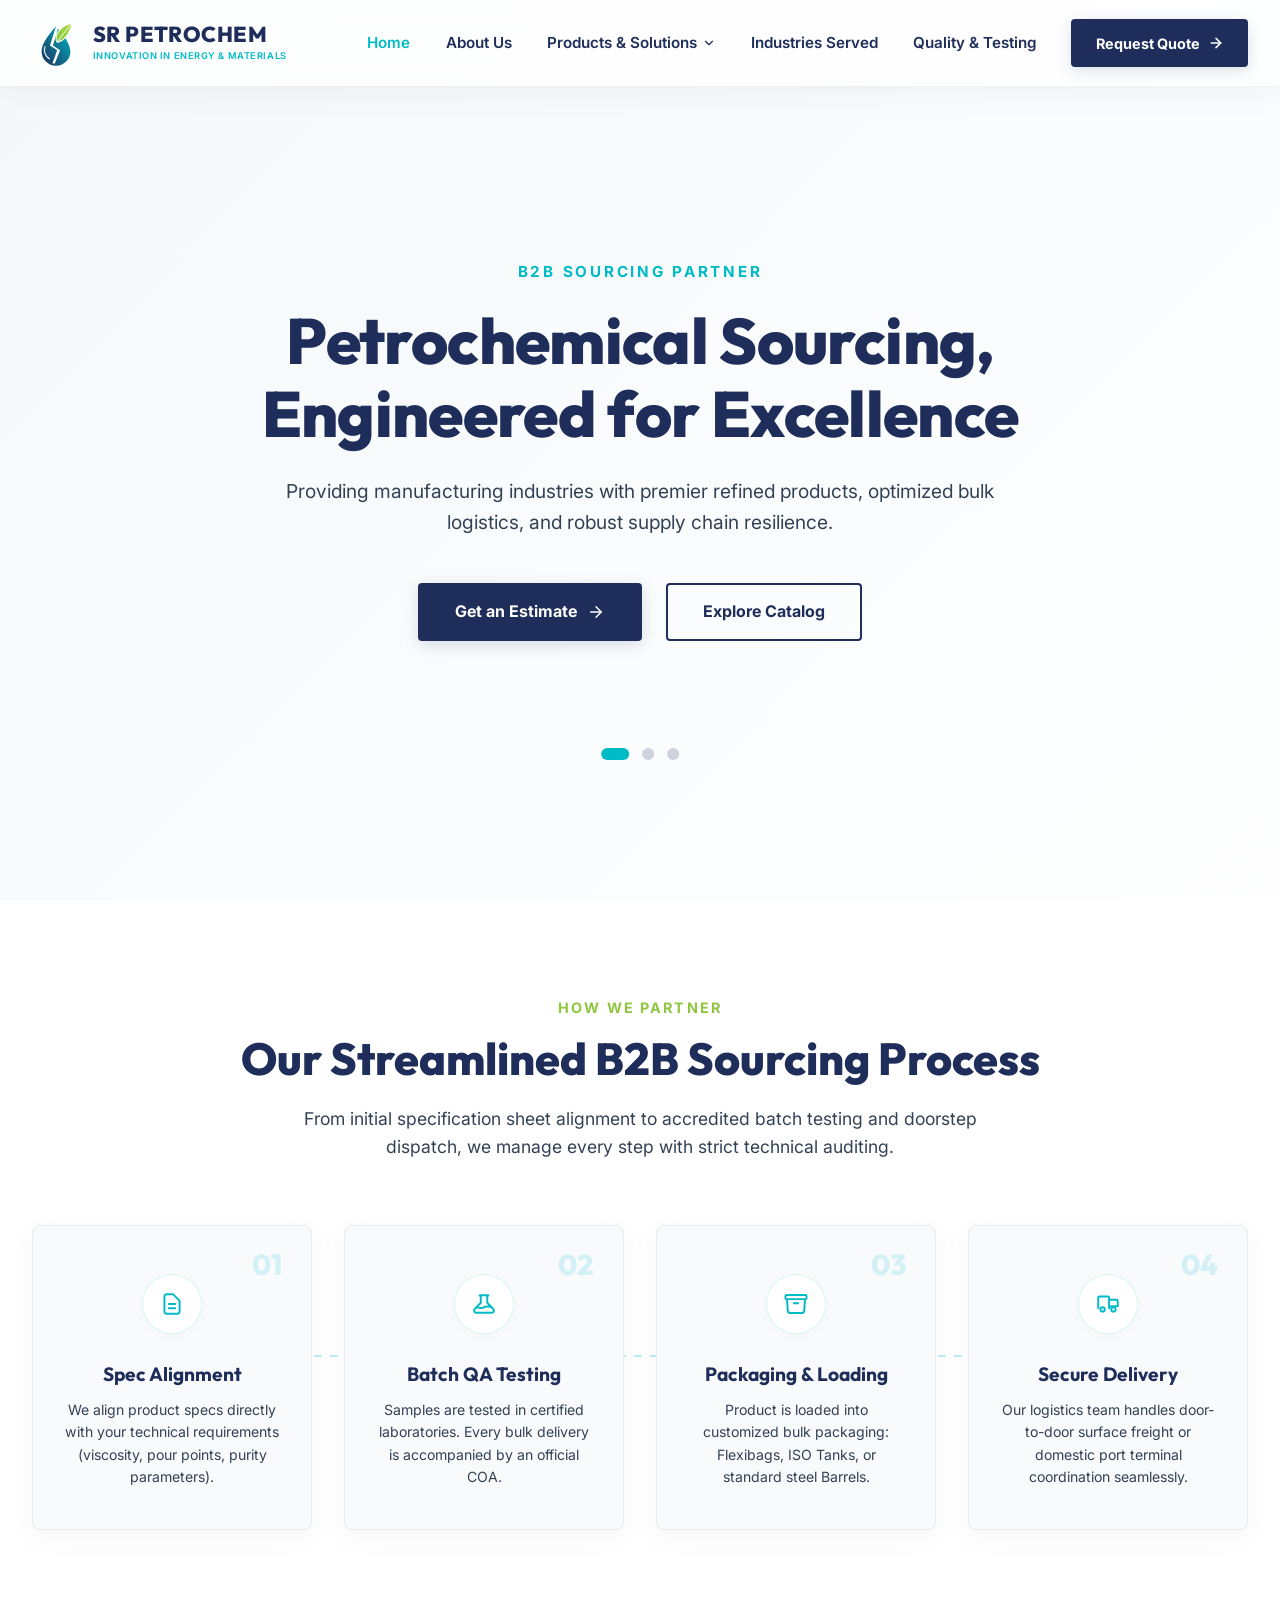
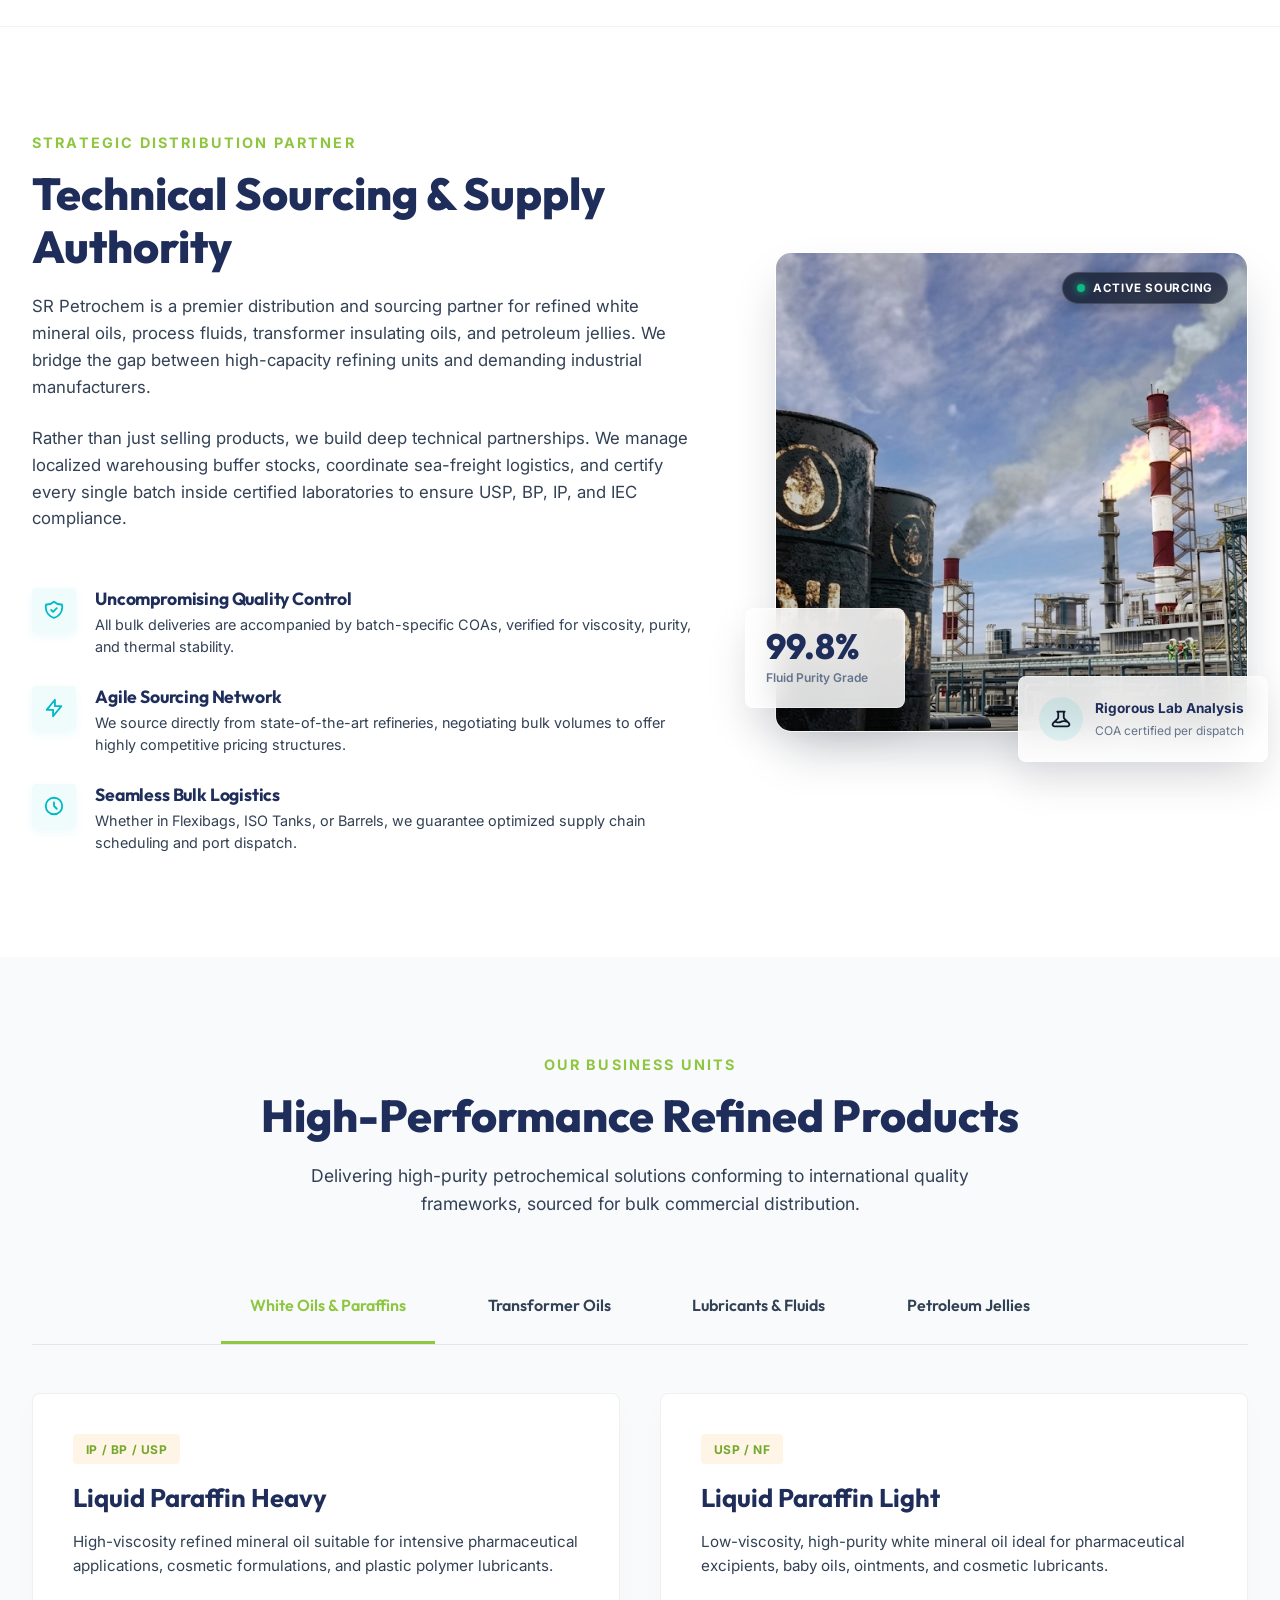
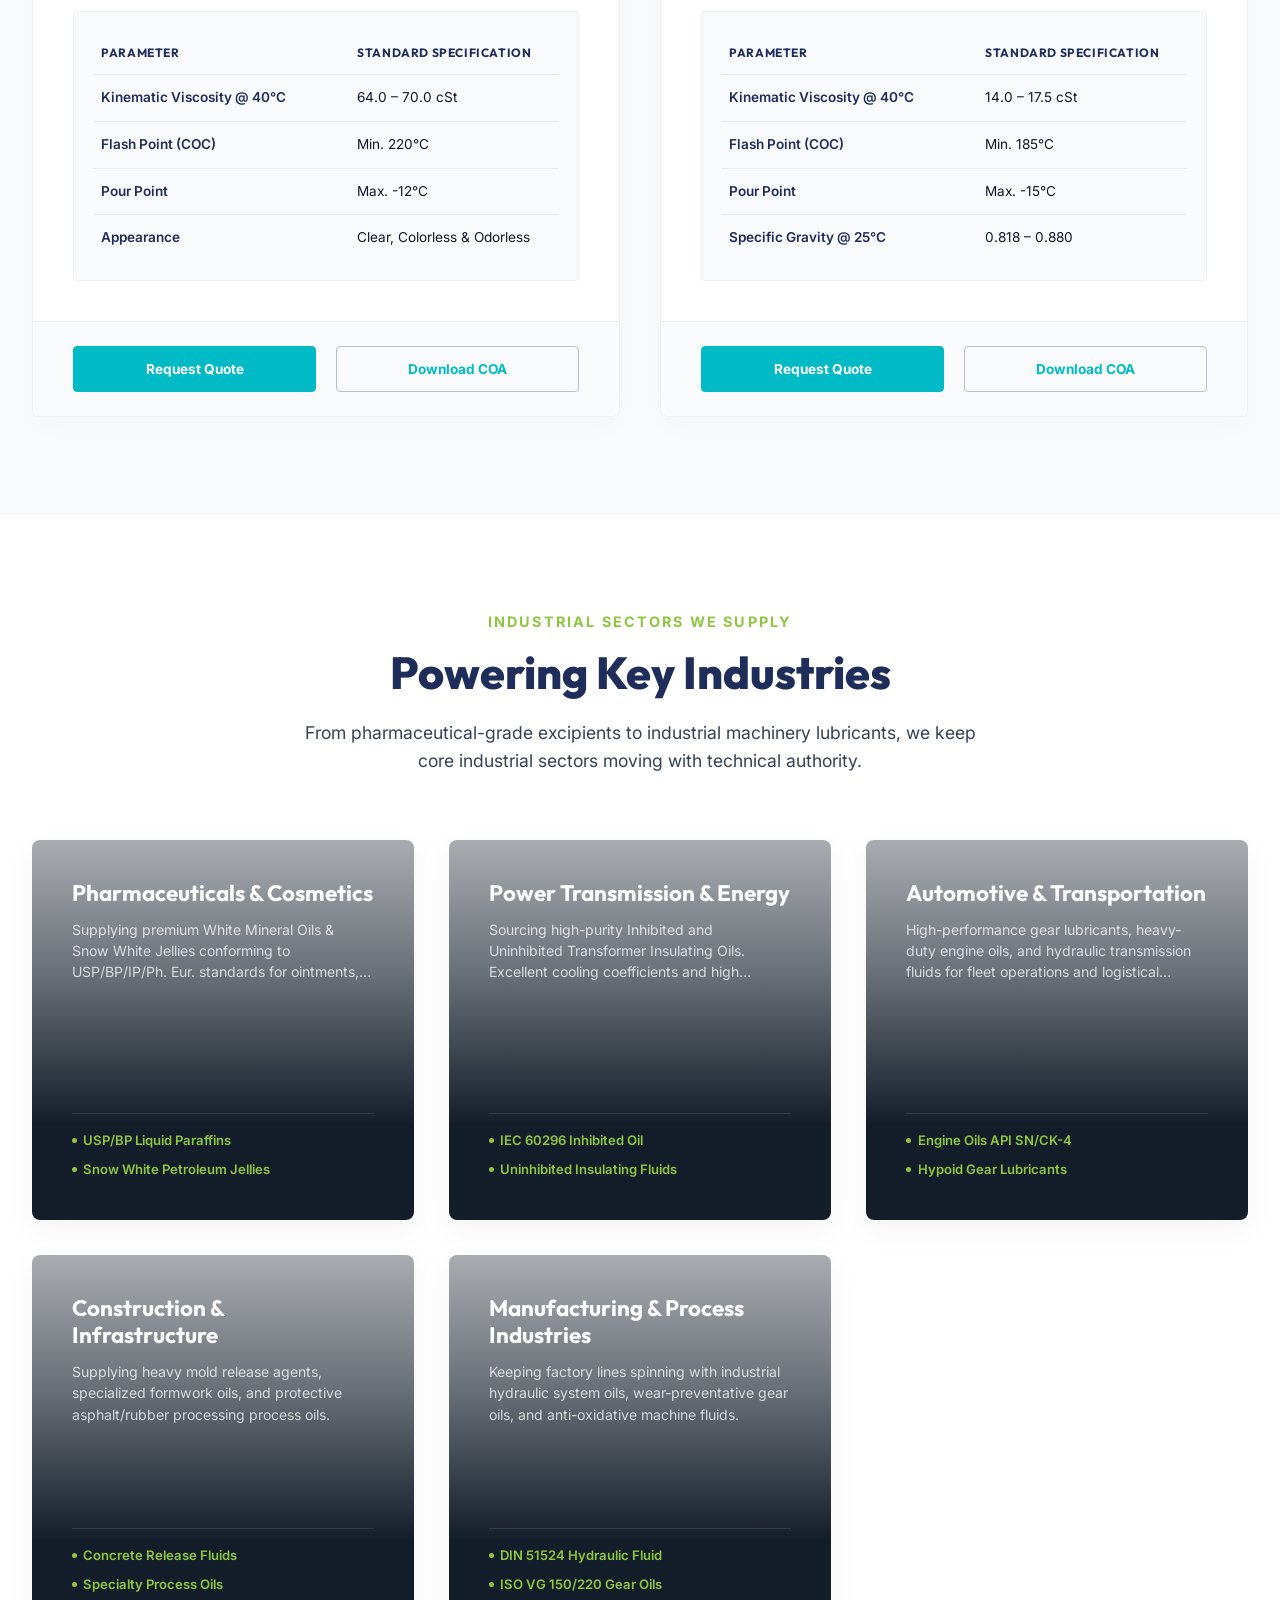
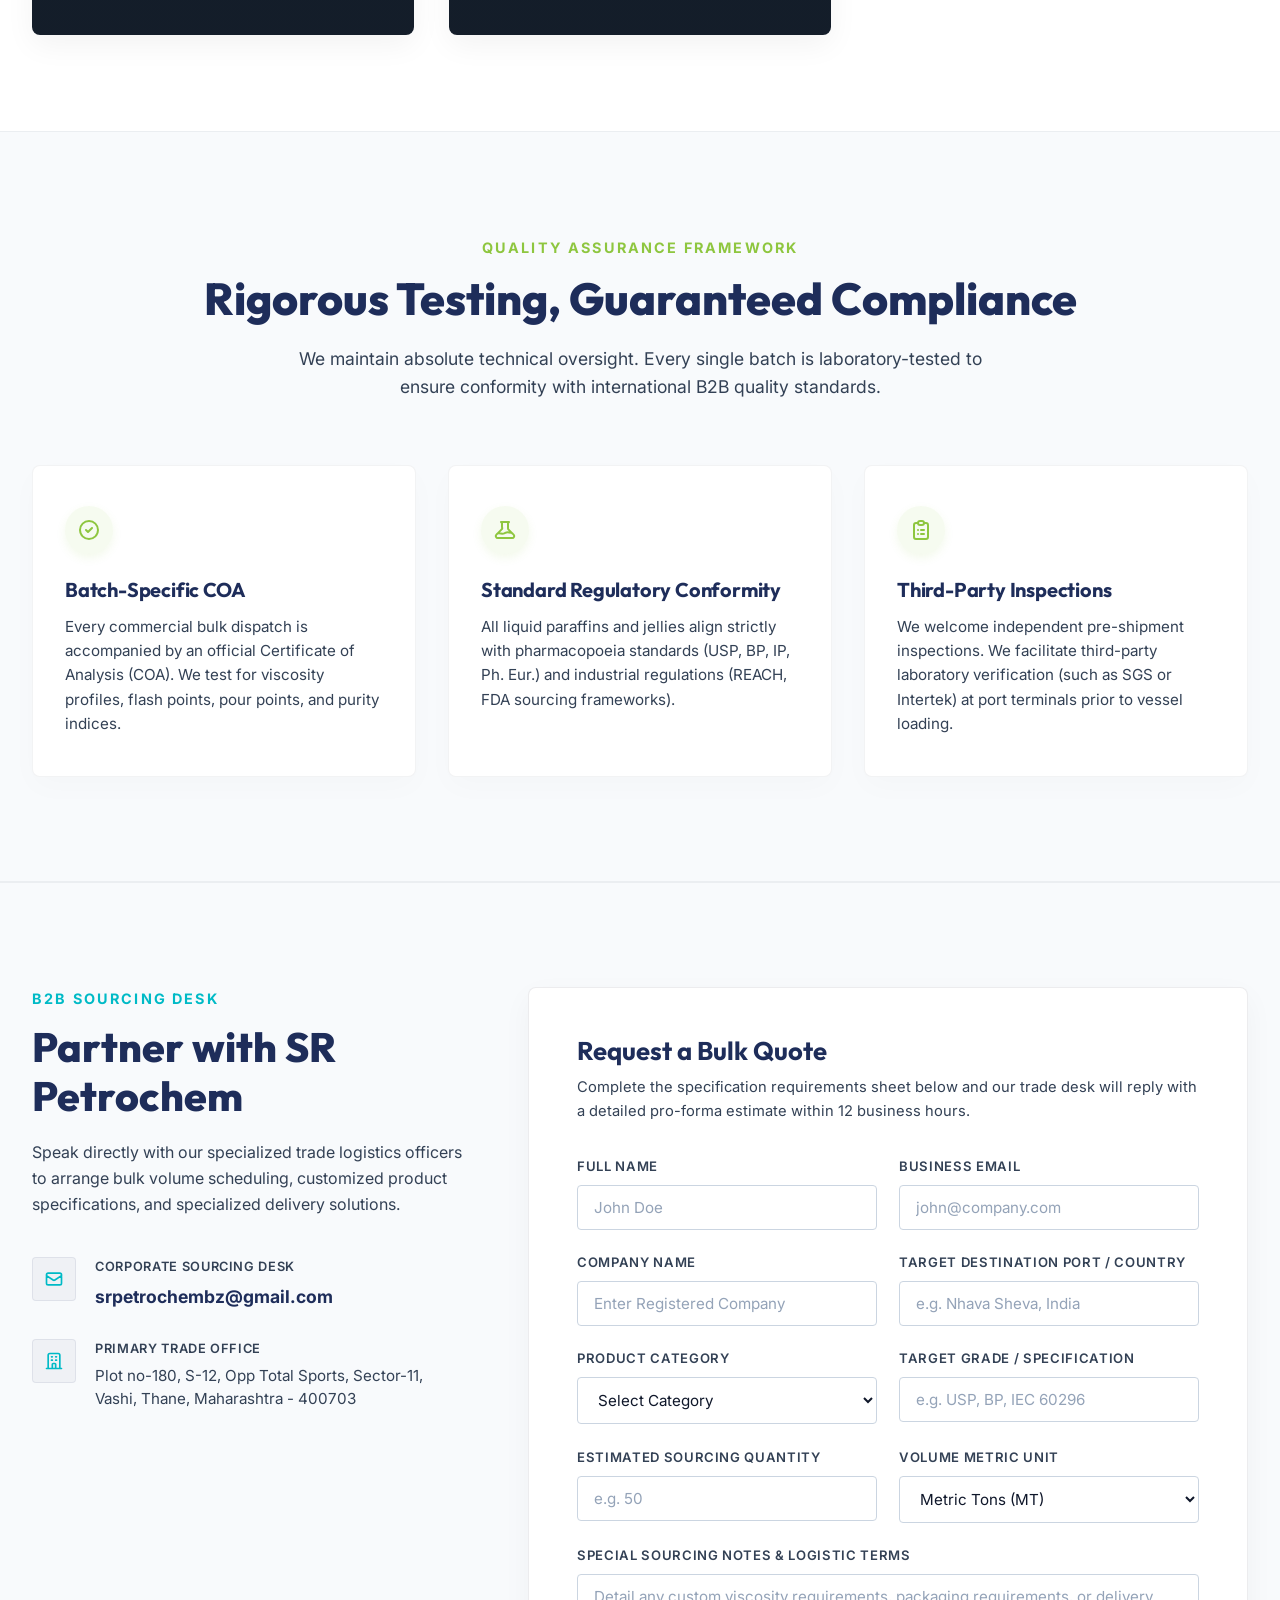
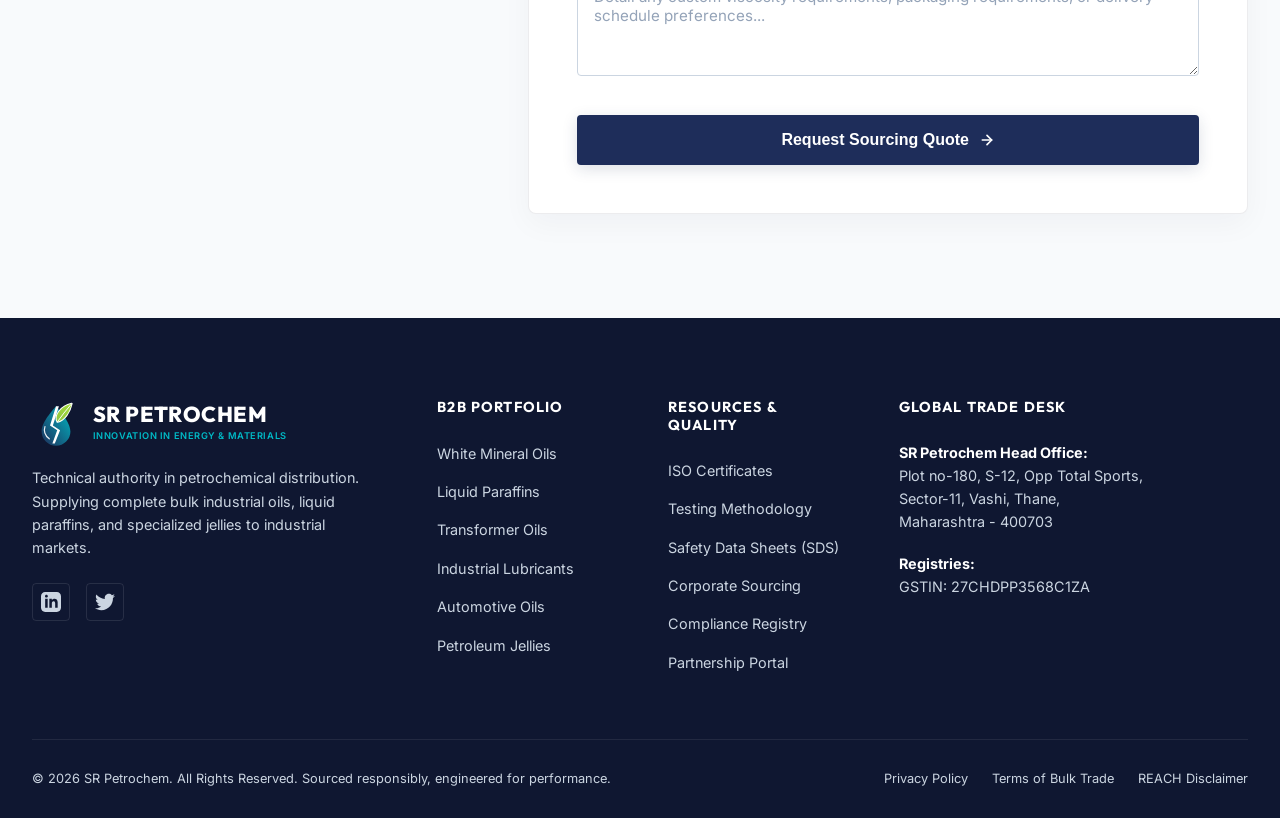
<file: index.html>
<!DOCTYPE html>
<html lang="en">

<head>
  <meta charset="UTF-8">
  <meta name="viewport" content="width=device-width, initial-scale=1.0">
  <title>SR Petrochem | B2B Sourcing Partner & Petrochemical Distributors</title>

  <!-- SEO Metadata -->
  <meta name="description"
    content="SR Petrochem is a premier sourcing and distribution partner for White Mineral Oils, Liquid Paraffins, Transformer Oils, Industrial Lubricants, and Petroleum Jellies. Technical authority & quality testing guaranteed.">
  <meta name="keywords"
    content="SR Petrochem, White Oils, Liquid Paraffin, Transformer Oils, Insulating Oils, Lubricants, Industrial Oils, Petroleum Jelly, Petrochemical Distribution, Bulk Sourcing">

  <!-- Custom Stylesheet -->
  <link rel="stylesheet" href="css/style.css">
</head>

<body>

  <!-- Sticky Glassmorphic Navbar -->
  <header class="header-wrapper" id="main-header">
    <div class="header-container">
      <a href="#" class="logo-section" id="brand-logo">
        <!-- Brand Inline SVG Logo Mark -->
        <svg xmlns="http://www.w3.org/2000/svg" viewBox="0 0 200 200" class="logo-svg"
          style="width: 48px; height: 48px; flex-shrink: 0;" aria-hidden="true">
          <defs>
            <linearGradient id="drop-gradient" x1="100%" y1="0%" x2="0%" y2="100%">
              <stop offset="0%" stop-color="#00BAC6" />
              <stop offset="100%" stop-color="#1E2D5A" />
            </linearGradient>
            <linearGradient id="leaf-gradient" x1="100%" y1="0%" x2="0%" y2="100%">
              <stop offset="0%" stop-color="#A5DB3C" />
              <stop offset="100%" stop-color="#8EC63F" />
            </linearGradient>
          </defs>
          <path d="M 100,30 C 112,45 160,95 160,135 A 60,60 0 0,1 40,135 C 40,95 88,45 100,30 Z"
            fill="url(#drop-gradient)" />
          <path d="M 54,115 C 49,130 52,150 72,166" stroke="white" stroke-width="5" stroke-linecap="round" fill="none"
            opacity="0.9" />
          <polygon points="100,30 112,30 87,110 117,130 95,185 85,185 105,130 75,110" fill="white" />
          <path d="M 106,95 C 92,70 120,30 165,20 C 158,55 135,88 106,95 Z" fill="white" stroke="white" stroke-width="8"
            stroke-linejoin="round" />
          <path d="M 106,95 C 92,70 120,30 165,20 C 158,55 135,88 106,95 Z" fill="url(#leaf-gradient)" />
          <path d="M 106,95 Q 130,60 165,20" stroke="white" stroke-width="4" stroke-linecap="round" fill="none" />
        </svg>
        <div class="logo-text-group">
          <div class="logo-brand-name">SR PETROCHEM</div>
          <div class="logo-tagline">INNOVATION IN ENERGY & MATERIALS</div>
        </div>
      </a>

      <nav aria-label="Main Navigation">
        <ul class="nav-menu" id="navigation-list">
          <li class="nav-item">
            <a href="#" class="nav-link active" id="nav-link-home">Home</a>
          </li>
          <li class="nav-item">
            <a href="#about" class="nav-link" id="nav-link-about">About Us</a>
          </li>
          <li class="nav-item">
            <a href="#products" class="nav-link has-dropdown" id="nav-link-products" aria-expanded="false"
              aria-haspopup="true">
              Products & Solutions
              <svg xmlns="http://www.w3.org/2000/svg" viewBox="0 0 24 24" fill="none" stroke="currentColor"
                stroke-width="2" stroke-linecap="round" stroke-linejoin="round" aria-hidden="true">
                <polyline points="6 9 12 15 18 9"></polyline>
              </svg>
            </a>

            <!-- Multi-level Mega Dropdown -->
            <div class="mega-menu" id="products-mega-menu">
              <!-- Column 1 -->
              <div class="mega-column">
                <div class="mega-title">White Oils & Paraffins</div>
                <ul class="mega-list">
                  <li class="mega-list-item"><a href="#lp-heavy" id="prod-lp-heavy">Liquid Paraffin Heavy</a></li>
                  <li class="mega-list-item"><a href="#lp-light" id="prod-lp-light">Liquid Paraffin Light</a></li>
                  <li class="mega-list-item"><a href="#mo-usp" id="prod-mo-usp">Mineral Oil USP</a></li>
                  <li class="mega-list-item"><a href="#mo-bp-ip" id="prod-mo-bp-ip">Mineral Oil BP/IP</a></li>
                </ul>
              </div>

              <!-- Column 2 -->
              <div class="mega-column">
                <div class="mega-title">Transformer Oils</div>
                <ul class="mega-list">
                  <li class="mega-list-item"><a href="#trans-inhibited" id="prod-trans-inhibited">Inhibited Transformer
                      Oil</a></li>
                  <li class="mega-list-item"><a href="#trans-uninhibited" id="prod-trans-uninhibited">Uninhibited
                      Insulating Oil</a></li>
                  <li class="mega-list-item"><a href="#trans-ehv" id="prod-trans-ehv">EHV Grade Insulating Oils</a></li>
                  <li class="mega-list-item"><a href="#trans-high-flash" id="prod-trans-high-flash">High Flash Point
                      Fluids</a></li>
                </ul>
              </div>

              <!-- Column 3 -->
              <div class="mega-column">
                <div class="mega-title">Lubricants & Fluids</div>
                <ul class="mega-list">
                  <li class="mega-list-item"><a href="#lubes-hydraulic" id="prod-lubes-hydraulic">Industrial Hydraulic
                      Oils</a></li>
                  <li class="mega-list-item"><a href="#lubes-gear" id="prod-lubes-gear">Heavy Duty Gear Oils</a></li>
                  <li class="mega-list-item"><a href="#lubes-engine" id="prod-lubes-engine">Automotive Engine Oils</a>
                  </li>
                  <li class="mega-list-item"><a href="#lubes-process" id="prod-lubes-process">Specialty Process Oils</a>
                  </li>
                </ul>
              </div>

              <!-- Column 4 -->
              <div class="mega-column">
                <div class="mega-title">Petroleum Jellies</div>
                <ul class="mega-list">
                  <li class="mega-list-item"><a href="#pj-white" id="prod-pj-white">White Petroleum Jelly</a></li>
                  <li class="mega-list-item"><a href="#pj-yellow" id="prod-pj-yellow">Yellow Petroleum Jelly</a></li>
                  <li class="mega-list-item"><a href="#pj-snow-usp" id="prod-pj-snow-usp">Snow White Jelly USP</a></li>
                  <li class="mega-list-item"><a href="#pj-industrial" id="prod-pj-industrial">Industrial Grade Jelly</a>
                  </li>
                </ul>
              </div>
            </div>
          </li>

          <li class="nav-item">
            <a href="#industries" class="nav-link" id="nav-link-industries">Industries Served</a>
          </li>
          <li class="nav-item">
            <a href="#compliance" class="nav-link" id="nav-link-compliance">Quality & Testing</a>
          </li>
          <li class="nav-item">
            <a href="#contact" class="nav-cta" id="nav-link-cta">
              Request Quote
              <svg xmlns="http://www.w3.org/2000/svg" viewBox="0 0 24 24" fill="none" stroke="currentColor"
                stroke-width="2.5" stroke-linecap="round" stroke-linejoin="round" style="width: 16px; height: 16px;"
                aria-hidden="true">
                <line x1="5" y1="12" x2="19" y2="12"></line>
                <polyline points="12 5 19 12 12 19"></polyline>
              </svg>
            </a>
          </li>
        </ul>
      </nav>

      <button class="mobile-toggle" aria-label="Toggle Navigation Menu" aria-controls="navigation-list"
        aria-expanded="false" id="mobile-menu-trigger">
        <span></span>
        <span></span>
        <span></span>
      </button>
    </div>
  </header>

  <!-- Hero Slider Section -->
  <section class="hero-slider-section" id="hero-slider" aria-label="Company Overview Slideshow">
    <div class="hero-slider-container">

      <!-- Slide 1 -->
      <div class="hero-slide active"
        style="background-image: url('https://images.unsplash.com/photo-1578575437130-527eed3abbec?auto=format&fit=crop&q=80&w=1600');"
        id="slide-1" role="group" aria-roledescription="slide" aria-label="1 of 3">
        <div class="hero-content">
          <span class="hero-tagline">B2B Sourcing Partner</span>
          <h1 class="hero-title">Petrochemical Sourcing, Engineered for Excellence</h1>
          <p class="hero-desc">Providing manufacturing industries with premier refined products, optimized
            bulk logistics, and robust supply chain resilience.</p>
          <div class="hero-actions">
            <a href="#contact" class="btn btn-primary" id="slide1-primary-cta">
              Get an Estimate
              <svg xmlns="http://www.w3.org/2000/svg" viewBox="0 0 24 24" fill="none" stroke="currentColor"
                stroke-width="2" stroke-linecap="round" stroke-linejoin="round" style="width: 18px; height: 18px;"
                aria-hidden="true">
                <line x1="5" y1="12" x2="19" y2="12"></line>
                <polyline points="12 5 19 12 12 19"></polyline>
              </svg>
            </a>
            <a href="#products" class="btn btn-secondary" id="slide1-secondary-cta">Explore Catalog</a>
          </div>
        </div>
      </div>

      <!-- Slide 2 -->
      <div class="hero-slide"
        style="background-image: url('https://images.unsplash.com/photo-1581091226825-a6a2a5aee158?auto=format&fit=crop&q=80&w=1600');"
        id="slide-2" role="group" aria-roledescription="slide" aria-label="2 of 3">
        <div class="hero-content">
          <span class="hero-tagline">Uncompromising Quality</span>
          <h1 class="hero-title">Rigorous Testing, Guaranteed Compliance</h1>
          <p class="hero-desc">All batches undergo intensive laboratory verification. Fully compliant with USP, BP, IP,
            and EHV international industrial regulations.</p>
          <div class="hero-actions">
            <a href="#contact" class="btn btn-primary" id="slide2-primary-cta">Request COA & Specs</a>
            <a href="#compliance" class="btn btn-secondary" id="slide2-secondary-cta">Our Standards</a>
          </div>
        </div>
      </div>

      <!-- Slide 3 -->
      <div class="hero-slide"
        style="background-image: url('https://images.unsplash.com/photo-1518709268805-4e9042af9f23?auto=format&fit=crop&q=80&w=1600');"
        id="slide-3" role="group" aria-roledescription="slide" aria-label="3 of 3">
        <div class="hero-content">
          <span class="hero-tagline">Seamless Bulk Distribution</span>
          <h1 class="hero-title">Strategic Sourcing, Uninterrupted Supply</h1>
          <p class="hero-desc">Through deep technical partnerships and localized warehousing hubs, we guarantee timely
            B2B dispatch and operational continuity.</p>
          <div class="hero-actions">
            <a href="#contact" class="btn btn-primary" id="slide3-primary-cta">Partner with Us</a>
            <a href="#about" class="btn btn-secondary" id="slide3-secondary-cta">Learn More</a>
          </div>
        </div>
      </div>

    </div>

    <!-- Slide Indicators -->
    <div class="slider-dots">
      <button class="slider-dot active" aria-label="Navigate to Slide 1" aria-controls="slide-1" id="dot-1"></button>
      <button class="slider-dot" aria-label="Navigate to Slide 2" aria-controls="slide-2" id="dot-2"></button>
      <button class="slider-dot" aria-label="Navigate to Slide 3" aria-controls="slide-3" id="dot-3"></button>
    </div>
  </section>

  <!-- B2B Sourcing Process Section -->
  <section class="process-section" id="process">
    <div class="section-container">
      <div class="section-header">
        <span class="section-tagline">How We Partner</span>
        <h2 class="section-title">Our Streamlined B2B Sourcing Process</h2>
        <p class="section-desc">From initial specification sheet alignment to accredited batch testing and doorstep dispatch, we manage every step with strict technical auditing.</p>
      </div>

      <div class="process-grid">
        <!-- Step 1 -->
        <div class="process-card">
          <div class="process-step-num">01</div>
          <div class="process-icon">
            <svg xmlns="http://www.w3.org/2000/svg" fill="none" viewBox="0 0 24 24" stroke="currentColor" stroke-width="1.8">
              <path stroke-linecap="round" stroke-linejoin="round" d="M9 12h6m-6 4h6m2 5H7a2 2 0 01-2-2V5a2 2 0 012-2h5.586a1 1 0 01.707.293l5.414 5.414a1 1 0 01.293.707V19a2 2 0 01-2 2z" />
            </svg>
          </div>
          <h3 class="process-card-title">Spec Alignment</h3>
          <p class="process-card-desc">We align product specs directly with your technical requirements (viscosity, pour points, purity parameters).</p>
        </div>

        <!-- Step 2 -->
        <div class="process-card">
          <div class="process-step-num">02</div>
          <div class="process-icon">
            <svg xmlns="http://www.w3.org/2000/svg" fill="none" viewBox="0 0 24 24" stroke="currentColor" stroke-width="1.8">
              <path stroke-linecap="round" stroke-linejoin="round" d="M19.428 15.428a2 2 0 00-1.022-.547l-2.387-.477a6 6 0 00-3.86.517l-.318.158a6 6 0 01-3.86.517L6.05 15.21a2 2 0 00-1.806.547M8 4h8l-1 1v5.172a2 2 0 00.586 1.414l5 5c1.26 1.26.367 3.414-1.415 3.414H4.828c-1.782 0-2.674-2.154-1.414-3.414l5-5A2 2 0 009 9.172V5L8 4z" />
            </svg>
          </div>
          <h3 class="process-card-title">Batch QA Testing</h3>
          <p class="process-card-desc">Samples are tested in certified laboratories. Every bulk delivery is accompanied by an official COA.</p>
        </div>

        <!-- Step 3 -->
        <div class="process-card">
          <div class="process-step-num">03</div>
          <div class="process-icon">
            <svg xmlns="http://www.w3.org/2000/svg" fill="none" viewBox="0 0 24 24" stroke="currentColor" stroke-width="1.8">
              <path stroke-linecap="round" stroke-linejoin="round" d="M20.25 7.5l-.625 10.632a2.25 2.25 0 01-2.247 2.118H6.622a2.25 2.25 0 01-2.247-2.118L3.75 7.5M10 11.25h4M3.375 7.5h17.25c.621 0 1.125-.504 1.125-1.125v-1.5c0-.621-.504-1.125-1.125-1.125H3.375c-.621 0-1.125.504-1.125 1.125v1.5c0 .621.504 1.125 1.125 1.125z" />
            </svg>
          </div>
          <h3 class="process-card-title">Packaging &amp; Loading</h3>
          <p class="process-card-desc">Product is loaded into customized bulk packaging: Flexibags, ISO Tanks, or standard steel Barrels.</p>
        </div>

        <!-- Step 4 -->
        <div class="process-card">
          <div class="process-step-num">04</div>
          <div class="process-icon">
            <svg xmlns="http://www.w3.org/2000/svg" fill="none" viewBox="0 0 24 24" stroke="currentColor" stroke-width="1.8">
              <path stroke-linecap="round" stroke-linejoin="round" d="M9 17a2 2 0 11-4 0 2 2 0 014 0zM19 17a2 2 0 11-4 0 2 2 0 014 0z" />
              <path stroke-linecap="round" stroke-linejoin="round" d="M13 16V6a1 1 0 00-1-1H4a1 1 0 00-1 1v10M13 8h7a1 1 0 011 1v5M21 14h-8" />
            </svg>
          </div>
          <h3 class="process-card-title">Secure Delivery</h3>
          <p class="process-card-desc">Our logistics team handles door-to-door surface freight or domestic port terminal coordination seamlessly.</p>
        </div>
      </div>
    </div>
  </section>

  <!-- About Us Section -->
  <section class="about-section" id="about">
    <div class="section-container">
      <div class="about-grid">

        <!-- Left Column: Corporate Story -->
        <div class="about-text-col">
          <span class="section-tagline">Strategic Distribution Partner</span>
          <h2 class="section-title">Technical Sourcing &amp; Supply Authority</h2>
          <p class="about-desc">
            SR Petrochem is a premier distribution and sourcing partner for refined white mineral oils, process
            fluids, transformer insulating oils, and petroleum jellies. We bridge the gap between high-capacity refining
            units and demanding industrial manufacturers.
          </p>
          <p class="about-desc">
            Rather than just selling products, we build deep technical partnerships. We manage localized warehousing
            buffer stocks, coordinate sea-freight logistics, and certify every single batch inside certified
            laboratories to ensure USP, BP, IP, and IEC compliance.
          </p>

          <div class="about-values">
            <div class="value-item">
              <div class="value-icon" aria-hidden="true">
                <svg xmlns="http://www.w3.org/2000/svg" fill="none" viewBox="0 0 24 24" stroke="currentColor"
                  stroke-width="2">
                  <path stroke-linecap="round" stroke-linejoin="round"
                    d="M9 12l2 2 4-4m5.618-4.016A11.955 11.955 0 0112 2.944a11.955 11.955 0 01-8.618 3.04A12.02 12.02 0 003 9c0 5.591 3.824 10.29 9 11.622 5.176-1.332 9-6.03 9-11.622 0-1.042-.133-2.052-.382-3.016z" />
                </svg>
              </div>
              <div class="value-text">
                <h4>Uncompromising Quality Control</h4>
                <p>All bulk deliveries are accompanied by batch-specific COAs, verified for viscosity, purity, and
                  thermal stability.</p>
              </div>
            </div>

            <div class="value-item">
              <div class="value-icon" aria-hidden="true">
                <svg xmlns="http://www.w3.org/2000/svg" fill="none" viewBox="0 0 24 24" stroke="currentColor"
                  stroke-width="2">
                  <path stroke-linecap="round" stroke-linejoin="round" d="M13 10V3L4 14h7v7l9-11h-7z" />
                </svg>
              </div>
              <div class="value-text">
                <h4>Agile Sourcing Network</h4>
                <p>We source directly from state-of-the-art refineries, negotiating bulk volumes to offer highly
                  competitive pricing structures.</p>
              </div>
            </div>

            <div class="value-item">
              <div class="value-icon" aria-hidden="true">
                <svg xmlns="http://www.w3.org/2000/svg" fill="none" viewBox="0 0 24 24" stroke="currentColor"
                  stroke-width="2">
                  <path stroke-linecap="round" stroke-linejoin="round"
                    d="M12 8v4l3 3m6-3a9 9 0 11-18 0 9 9 0 0118 0z" />
                </svg>
              </div>
              <div class="value-text">
                <h4>Seamless Bulk Logistics</h4>
                <p>Whether in Flexibags, ISO Tanks, or Barrels, we guarantee optimized supply chain scheduling and port
                  dispatch.</p>
              </div>
            </div>
          </div>
        </div>

        <!-- Right Column: Visual Graphic and Key Focus Cards -->
        <div class="about-graphic-col">
          <div class="graphic-image-wrapper">
            <div class="refinery-showcase">
              <!-- Active status indicator -->
              <div class="refinery-status-badge">
                <span class="pulse-dot"></span>
                <span>Active Sourcing</span>
              </div>
              
              <!-- Main refinery image -->
              <img src="images/refinery-live.jpg" alt="Petrochemical Refinery Sourcing Station" class="about-main-image">
              
              <!-- Floating Card 1 (Left) -->
              <div class="showcase-card showcase-card-left">
                <div class="card-metric">99.8%</div>
                <div class="card-label">Fluid Purity Grade</div>
              </div>
              
              <!-- Floating Card 2 (Right) -->
              <div class="showcase-card showcase-card-right">
                <div class="card-icon">
                  <svg xmlns="http://www.w3.org/2000/svg" fill="none" viewBox="0 0 24 24" stroke="currentColor">
                    <path stroke-linecap="round" stroke-linejoin="round" stroke-width="2" d="M19.428 15.428a2 2 0 00-1.022-.547l-2.387-.477a6 6 0 00-3.86.517l-.318.158a6 6 0 01-3.86.517L6.05 15.21a2 2 0 00-1.806.547M8 4h8l-1 1v5.172a2 2 0 00.586 1.414l5 5c1.26 1.26.367 3.414-1.415 3.414H4.828c-1.782 0-2.674-2.154-1.414-3.414l5-5A2 2 0 009 10.172V5L8 4z" />
                  </svg>
                </div>
                <div class="card-text">
                  <strong>Rigorous Lab Analysis</strong>
                  <span>COA certified per dispatch</span>
                </div>
              </div>
            </div>
          </div>
        </div>

      </div>
    </div>
  </section>

  <!-- B2B Product Catalog Section -->
  <section class="products-section" id="products">
    <div class="section-container">
      <div class="section-header">
        <span class="section-tagline">Our Business Units</span>
        <h2 class="section-title">High-Performance Refined Products</h2>
        <p class="section-desc">Delivering high-purity petrochemical solutions conforming to international quality
          frameworks, sourced for bulk commercial distribution.</p>
      </div>

      <!-- Tab Buttons Navigation -->
      <div class="tabs-container">
        <div class="product-tabs" role="tablist" aria-label="Product Categories">
          <button class="tab-btn active" role="tab" aria-selected="true" aria-controls="pane-white-oils"
            id="tab-white-oils" data-tab="white-oils">
            White Oils & Paraffins
          </button>
          <button class="tab-btn" role="tab" aria-selected="false" aria-controls="pane-transformer-oils"
            id="tab-transformer-oils" data-tab="transformer-oils">
            Transformer Oils
          </button>
          <button class="tab-btn" role="tab" aria-selected="false" aria-controls="pane-lubricants" id="tab-lubricants"
            data-tab="lubricants">
            Lubricants & Fluids
          </button>
          <button class="tab-btn" role="tab" aria-selected="false" aria-controls="pane-jellies" id="tab-jellies"
            data-tab="jellies">
            Petroleum Jellies
          </button>
        </div>
      </div>

      <!-- Tab Panes Content -->
      <div class="tab-content-wrapper">

        <!-- Pane 1: White Oils -->
        <div class="tab-pane active" id="pane-white-oils" role="tabpanel" aria-labelledby="tab-white-oils">
          <div class="products-grid">

            <!-- Card 1 -->
            <div class="product-card" id="lp-heavy-card">
              <div class="product-card-body">
                <div class="product-badge">IP / BP / USP</div>
                <h3 class="product-card-title">Liquid Paraffin Heavy</h3>
                <p class="product-card-desc">High-viscosity refined mineral oil suitable for intensive pharmaceutical
                  applications, cosmetic formulations, and plastic polymer lubricants.</p>

                <div class="specs-table-wrapper">
                  <table class="specs-table" aria-label="Liquid Paraffin Heavy Specifications">
                    <thead>
                      <tr>
                        <th>Parameter</th>
                        <th>Standard Specification</th>
                      </tr>
                    </thead>
                    <tbody>
                      <tr>
                        <td>Kinematic Viscosity @ 40°C</td>
                        <td>64.0 – 70.0 cSt</td>
                      </tr>
                      <tr>
                        <td>Flash Point (COC)</td>
                        <td>Min. 220°C</td>
                      </tr>
                      <tr>
                        <td>Pour Point</td>
                        <td>Max. -12°C</td>
                      </tr>
                      <tr>
                        <td>Appearance</td>
                        <td>Clear, Colorless & Odorless</td>
                      </tr>
                    </tbody>
                  </table>
                </div>
              </div>
              <div class="product-card-footer">
                <a href="#contact" class="btn-card btn-card-primary">Request Quote</a>
                <a href="#contact" class="btn-card btn-card-secondary">Download COA</a>
              </div>
            </div>

            <!-- Card 2 -->
            <div class="product-card" id="lp-light-card">
              <div class="product-card-body">
                <div class="product-badge">USP / NF</div>
                <h3 class="product-card-title">Liquid Paraffin Light</h3>
                <p class="product-card-desc">Low-viscosity, high-purity white mineral oil ideal for pharmaceutical
                  excipients, baby oils, ointments, and cosmetic lubricants.</p>

                <div class="specs-table-wrapper">
                  <table class="specs-table" aria-label="Liquid Paraffin Light Specifications">
                    <thead>
                      <tr>
                        <th>Parameter</th>
                        <th>Standard Specification</th>
                      </tr>
                    </thead>
                    <tbody>
                      <tr>
                        <td>Kinematic Viscosity @ 40°C</td>
                        <td>14.0 – 17.5 cSt</td>
                      </tr>
                      <tr>
                        <td>Flash Point (COC)</td>
                        <td>Min. 185°C</td>
                      </tr>
                      <tr>
                        <td>Pour Point</td>
                        <td>Max. -15°C</td>
                      </tr>
                      <tr>
                        <td>Specific Gravity @ 25°C</td>
                        <td>0.818 – 0.880</td>
                      </tr>
                    </tbody>
                  </table>
                </div>
              </div>
              <div class="product-card-footer">
                <a href="#contact" class="btn-card btn-card-primary">Request Quote</a>
                <a href="#contact" class="btn-card btn-card-secondary">Download COA</a>
              </div>
            </div>

          </div>
        </div>

        <!-- Pane 2: Transformer Oils -->
        <div class="tab-pane" id="pane-transformer-oils" role="tabpanel" aria-labelledby="tab-transformer-oils">
          <div class="products-grid">

            <!-- Card 1 -->
            <div class="product-card" id="trans-inhibited-card">
              <div class="product-card-body">
                <div class="product-badge">IEC 60296:2020 (I)</div>
                <h3 class="product-card-title">Inhibited Transformer Oil</h3>
                <p class="product-card-desc">Premium grade insulating oil with added anti-oxidant inhibitors. Excellent
                  thermal oxidation stability and breakdown voltage capacity for EHV transformers.</p>

                <div class="specs-table-wrapper">
                  <table class="specs-table" aria-label="Inhibited Transformer Oil Specifications">
                    <thead>
                      <tr>
                        <th>Parameter</th>
                        <th>Standard Specification</th>
                      </tr>
                    </thead>
                    <tbody>
                      <tr>
                        <td>Kinematic Viscosity @ 40°C</td>
                        <td>Max. 12.0 cSt</td>
                      </tr>
                      <tr>
                        <td>Breakdown Voltage (BdV)</td>
                        <td>Min. 70 kV (after treatment)</td>
                      </tr>
                      <tr>
                        <td>Flash Point (PMCC)</td>
                        <td>Min. 140°C</td>
                      </tr>
                      <tr>
                        <td>Pour Point</td>
                        <td>Max. -40°C</td>
                      </tr>
                    </tbody>
                  </table>
                </div>
              </div>
              <div class="product-card-footer">
                <a href="#contact" class="btn-card btn-card-primary">Request Quote</a>
                <a href="#contact" class="btn-card btn-card-secondary">Download COA</a>
              </div>
            </div>

            <!-- Card 2 -->
            <div class="product-card" id="trans-uninhibited-card">
              <div class="product-card-body">
                <div class="product-badge">IEC 60296:2020 (U)</div>
                <h3 class="product-card-title">Uninhibited Insulating Oil</h3>
                <p class="product-card-desc">Pure naphthenic mineral oil without synthetic additives. Provides standard
                  dielectric strength, rapid heat transfer, and reliable cold-start flow rates.</p>

                <div class="specs-table-wrapper">
                  <table class="specs-table" aria-label="Uninhibited Insulating Oil Specifications">
                    <thead>
                      <tr>
                        <th>Parameter</th>
                        <th>Standard Specification</th>
                      </tr>
                    </thead>
                    <tbody>
                      <tr>
                        <td>Kinematic Viscosity @ 40°C</td>
                        <td>Max. 12.0 cSt</td>
                      </tr>
                      <tr>
                        <td>Breakdown Voltage (BdV)</td>
                        <td>Min. 60 kV (after treatment)</td>
                      </tr>
                      <tr>
                        <td>Flash Point (PMCC)</td>
                        <td>Min. 135°C</td>
                      </tr>
                      <tr>
                        <td>Pour Point</td>
                        <td>Max. -40°C</td>
                      </tr>
                    </tbody>
                  </table>
                </div>
              </div>
              <div class="product-card-footer">
                <a href="#contact" class="btn-card btn-card-primary">Request Quote</a>
                <a href="#contact" class="btn-card btn-card-secondary">Download COA</a>
              </div>
            </div>

          </div>
        </div>

        <!-- Pane 3: Lubricants -->
        <div class="tab-pane" id="pane-lubricants" role="tabpanel" aria-labelledby="tab-lubricants">
          <div class="products-grid">

            <!-- Card 1 -->
            <div class="product-card" id="lubes-hydraulic-card">
              <div class="product-card-body">
                <div class="product-badge">DIN 51524 (HLP)</div>
                <h3 class="product-card-title">Industrial Hydraulic Oil (VG 46)</h3>
                <p class="product-card-desc">Anti-wear hydraulic fluid designed for high-pressure systems. Prevents
                  rust, foaming, and internal oxidation under extreme thermo-mechanical stress.</p>

                <div class="specs-table-wrapper">
                  <table class="specs-table" aria-label="Industrial Hydraulic Oil Specifications">
                    <thead>
                      <tr>
                        <th>Parameter</th>
                        <th>Standard Specification</th>
                      </tr>
                    </thead>
                    <tbody>
                      <tr>
                        <td>Kinematic Viscosity @ 40°C</td>
                        <td>41.4 – 50.6 cSt</td>
                      </tr>
                      <tr>
                        <td>Viscosity Index (VI)</td>
                        <td>Min. 98</td>
                      </tr>
                      <tr>
                        <td>Flash Point (COC)</td>
                        <td>Min. 220°C</td>
                      </tr>
                      <tr>
                        <td>Pour Point</td>
                        <td>Max. -21°C</td>
                      </tr>
                    </tbody>
                  </table>
                </div>
              </div>
              <div class="product-card-footer">
                <a href="#contact" class="btn-card btn-card-primary">Request Quote</a>
                <a href="#contact" class="btn-card btn-card-secondary">Download COA</a>
              </div>
            </div>

            <!-- Card 2 -->
            <div class="product-card" id="lubes-gear-card">
              <div class="product-card-body">
                <div class="product-badge">API GL-5</div>
                <h3 class="product-card-title">Heavy Duty Gear Oil (EP 80W-90)</h3>
                <p class="product-card-desc">Extreme-pressure lubricant formulated for industrial gear systems,
                  gearboxes, and automotive hypoid differentials. Exceptional load-carrying capacity.</p>

                <div class="specs-table-wrapper">
                  <table class="specs-table" aria-label="Heavy Duty Gear Oil Specifications">
                    <thead>
                      <tr>
                        <th>Parameter</th>
                        <th>Standard Specification</th>
                      </tr>
                    </thead>
                    <tbody>
                      <tr>
                        <td>Kinematic Viscosity @ 100°C</td>
                        <td>13.5 – 18.5 cSt</td>
                      </tr>
                      <tr>
                        <td>Viscosity Index (VI)</td>
                        <td>Min. 95</td>
                      </tr>
                      <tr>
                        <td>Flash Point (COC)</td>
                        <td>Min. 210°C</td>
                      </tr>
                      <tr>
                        <td>Pour Point</td>
                        <td>Max. -27°C</td>
                      </tr>
                    </tbody>
                  </table>
                </div>
              </div>
              <div class="product-card-footer">
                <a href="#contact" class="btn-card btn-card-primary">Request Quote</a>
                <a href="#contact" class="btn-card btn-card-secondary">Download COA</a>
              </div>
            </div>

          </div>
        </div>

        <!-- Pane 4: Jellies -->
        <div class="tab-pane" id="pane-jellies" role="tabpanel" aria-labelledby="tab-jellies">
          <div class="products-grid">

            <!-- Card 1 -->
            <div class="product-card" id="pj-white-card">
              <div class="product-card-body">
                <div class="product-badge">USP / BP / Ph. Eur.</div>
                <h3 class="product-card-title">White Petroleum Jelly (Snow White)</h3>
                <p class="product-card-desc">High-purity cosmetic and pharmaceutical grade ointment base. Odorless,
                  tasteless, and highly stable under ambient room temperatures.</p>

                <div class="specs-table-wrapper">
                  <table class="specs-table" aria-label="White Petroleum Jelly Specifications">
                    <thead>
                      <tr>
                        <th>Parameter</th>
                        <th>Standard Specification</th>
                      </tr>
                    </thead>
                    <tbody>
                      <tr>
                        <td>Cone Penetration @ 25°C</td>
                        <td>150 – 180 dmm</td>
                      </tr>
                      <tr>
                        <td>Melting Point range</td>
                        <td>50°C – 56°C</td>
                      </tr>
                      <tr>
                        <td>Drop Point</td>
                        <td>52°C – 58°C</td>
                      </tr>
                      <tr>
                        <td>Sulphated Ash</td>
                        <td>Max. 0.05%</td>
                      </tr>
                    </tbody>
                  </table>
                </div>
              </div>
              <div class="product-card-footer">
                <a href="#contact" class="btn-card btn-card-primary">Request Quote</a>
                <a href="#contact" class="btn-card btn-card-secondary">Download COA</a>
              </div>
            </div>

            <!-- Card 2 -->
            <div class="product-card" id="pj-yellow-card">
              <div class="product-card-body">
                <div class="product-badge">Industrial Grade</div>
                <h3 class="product-card-title">Yellow Petroleum Jelly</h3>
                <p class="product-card-desc">Refined amber-colored petrolatum designed for metal rust-prevention
                  coatings, wire-drawing lubricants, and rubber processing industries.</p>

                <div class="specs-table-wrapper">
                  <table class="specs-table" aria-label="Yellow Petroleum Jelly Specifications">
                    <thead>
                      <tr>
                        <th>Parameter</th>
                        <th>Standard Specification</th>
                      </tr>
                    </thead>
                    <tbody>
                      <tr>
                        <td>Cone Penetration @ 25°C</td>
                        <td>160 – 200 dmm</td>
                      </tr>
                      <tr>
                        <td>Melting Point range</td>
                        <td>48°C – 54°C</td>
                      </tr>
                      <tr>
                        <td>Drop Point</td>
                        <td>50°C – 56°C</td>
                      </tr>
                      <tr>
                        <td>Color (Lovibond)</td>
                        <td>Max. 2.0 Y</td>
                      </tr>
                    </tbody>
                  </table>
                </div>
              </div>
              <div class="product-card-footer">
                <a href="#contact" class="btn-card btn-card-primary">Request Quote</a>
                <a href="#contact" class="btn-card btn-card-secondary">Download COA</a>
              </div>
            </div>

          </div>
        </div>

      </div>
    </div>
  </section>

  <!-- Industries Served Section -->
  <section class="industries-section" id="industries">
    <div class="section-container">
      <div class="section-header">
        <span class="section-tagline">Industrial Sectors We Supply</span>
        <h2 class="section-title">Powering Key Industries</h2>
        <p class="section-desc">From pharmaceutical-grade excipients to industrial machinery lubricants, we keep core
          industrial sectors moving with technical authority.</p>
      </div>

      <div class="industries-grid">

        <!-- Industry Card 1 -->
        <div class="industry-card"
          style="background-image: url('https://images.unsplash.com/photo-1576086213369-97a306d36557?auto=format&fit=crop&q=80&w=800');"
          id="ind-pharma">
          <div class="industry-card-overlay">
            <h3 class="industry-card-title">Pharmaceuticals & Cosmetics</h3>
            <p class="industry-card-desc">Supplying premium White Mineral Oils & Snow White Jellies conforming to
              USP/BP/IP/Ph. Eur. standards for ointments, softgels, creams, and baby care.</p>
            <ul class="industry-list">
              <li>USP/BP Liquid Paraffins</li>
              <li>Snow White Petroleum Jellies</li>
            </ul>
          </div>
        </div>

        <!-- Industry Card 2 -->
        <div class="industry-card"
          style="background-image: url('https://images.unsplash.com/photo-1621905252507-b354bc25edac?auto=format&fit=crop&q=80&w=800');"
          id="ind-power">
          <div class="industry-card-overlay">
            <h3 class="industry-card-title">Power Transmission & Energy</h3>
            <p class="industry-card-desc">Sourcing high-purity Inhibited and Uninhibited Transformer Insulating Oils.
              Excellent cooling coefficients and high dielectric strength for heavy grids.</p>
            <ul class="industry-list">
              <li>IEC 60296 Inhibited Oil</li>
              <li>Uninhibited Insulating Fluids</li>
            </ul>
          </div>
        </div>

        <!-- Industry Card 3 -->
        <div class="industry-card"
          style="background-image: url('https://images.unsplash.com/photo-1486006920555-c77dce18193b?auto=format&fit=crop&q=80&w=800');"
          id="ind-automotive">
          <div class="industry-card-overlay">
            <h3 class="industry-card-title">Automotive & Transportation</h3>
            <p class="industry-card-desc">High-performance gear lubricants, heavy-duty engine oils, and hydraulic
              transmission fluids for fleet operations and logistical machinery.</p>
            <ul class="industry-list">
              <li>Engine Oils API SN/CK-4</li>
              <li>Hypoid Gear Lubricants</li>
            </ul>
          </div>
        </div>

        <!-- Industry Card 4 -->
        <div class="industry-card"
          style="background-image: url('https://images.unsplash.com/photo-1541888946425-d81bb19240f5?auto=format&fit=crop&q=80&w=800');"
          id="ind-construction">
          <div class="industry-card-overlay">
            <h3 class="industry-card-title">Construction & Infrastructure</h3>
            <p class="industry-card-desc">Supplying heavy mold release agents, specialized formwork oils, and protective
              asphalt/rubber processing process oils.</p>
            <ul class="industry-list">
              <li>Concrete Release Fluids</li>
              <li>Specialty Process Oils</li>
            </ul>
          </div>
        </div>

        <!-- Industry Card 5 -->
        <div class="industry-card"
          style="background-image: url('https://images.unsplash.com/photo-1581092160607-ee22621dd758?auto=format&fit=crop&q=80&w=800');"
          id="ind-manufacturing">
          <div class="industry-card-overlay">
            <h3 class="industry-card-title">Manufacturing & Process Industries</h3>
            <p class="industry-card-desc">Keeping factory lines spinning with industrial hydraulic system oils,
              wear-preventative gear oils, and anti-oxidative machine fluids.</p>
            <ul class="industry-list">
              <li>DIN 51524 Hydraulic Fluid</li>
              <li>ISO VG 150/220 Gear Oils</li>
            </ul>
          </div>
        </div>

      </div>
    </div>
  </section>

  <!-- Quality & Compliance Section -->
  <section class="compliance-section" id="compliance">
    <div class="section-container">
      <div class="section-header">
        <span class="section-tagline">Quality Assurance Framework</span>
        <h2 class="section-title">Rigorous Testing, Guaranteed Compliance</h2>
        <p class="section-desc">We maintain absolute technical oversight. Every single batch is laboratory-tested to
          ensure conformity with international B2B quality standards.</p>
      </div>

      <div class="compliance-grid">

        <!-- QA Card 1 -->
        <div class="compliance-card">
          <div class="comp-icon" aria-hidden="true">
            <svg xmlns="http://www.w3.org/2000/svg" fill="none" viewBox="0 0 24 24" stroke="currentColor"
              stroke-width="2">
              <path stroke-linecap="round" stroke-linejoin="round" d="M9 12l2 2 4-4m6 2a9 9 0 11-18 0 9 9 0 0118 0z" />
            </svg>
          </div>
          <h3>Batch-Specific COA</h3>
          <p>Every commercial bulk dispatch is accompanied by an official Certificate of Analysis (COA). We test for
            viscosity profiles, flash points, pour points, and purity indices.</p>
        </div>

        <!-- QA Card 2 -->
        <div class="compliance-card">
          <div class="comp-icon" aria-hidden="true">
            <svg xmlns="http://www.w3.org/2000/svg" fill="none" viewBox="0 0 24 24" stroke="currentColor"
              stroke-width="2">
              <path stroke-linecap="round" stroke-linejoin="round"
                d="M19.428 15.428a2 2 0 00-1.022-.547l-2.387-.477a6 6 0 00-3.86.517l-.318.158a6 6 0 01-3.86.517L6.05 15.21a2 2 0 00-1.806.547M8 4h8l-1 1v5.172a2 2 0 00.586 1.414l5 5c1.26 1.26.367 3.414-1.415 3.414H4.828c-1.782 0-2.674-2.154-1.414-3.414l5-5A2 2 0 009 9.172V5L8 4z" />
            </svg>
          </div>
          <h3>Standard Regulatory Conformity</h3>
          <p>All liquid paraffins and jellies align strictly with pharmacopoeia standards (USP, BP, IP, Ph. Eur.) and
            industrial regulations (REACH, FDA sourcing frameworks).</p>
        </div>

        <!-- QA Card 3 -->
        <div class="compliance-card">
          <div class="comp-icon" aria-hidden="true">
            <svg xmlns="http://www.w3.org/2000/svg" fill="none" viewBox="0 0 24 24" stroke="currentColor"
              stroke-width="2">
              <path stroke-linecap="round" stroke-linejoin="round"
                d="M9 5H7a2 2 0 00-2 2v12a2 2 0 002 2h10a2 2 0 002-2V7a2 2 0 00-2-2h-2M9 5a2 2 0 002 2h2a2 2 0 002-2M9 5a2 2 0 012-2h2a2 2 0 012 2m-3 7h3m-3 4h3m-6-4h.01M9 16h.01" />
            </svg>
          </div>
          <h3>Third-Party Inspections</h3>
          <p>We welcome independent pre-shipment inspections. We facilitate third-party laboratory verification (such as
            SGS or Intertek) at port terminals prior to vessel loading.</p>
        </div>

      </div>

    </div>
  </section>

  <!-- B2B Sourcing Inquiry & Contact Section -->
  <section class="contact-section" id="contact">
    <div class="section-container">
      <div class="contact-grid">

        <!-- Column 1: Trade Desk Details -->
        <div class="contact-info-col">
          <span class="info-tagline">B2B Sourcing Desk</span>
          <h2 class="info-title">Partner with SR Petrochem</h2>
          <p class="info-desc">Speak directly with our specialized trade logistics officers to arrange bulk volume
            scheduling, customized product specifications, and specialized delivery solutions.</p>

          <div class="contact-methods">
            <div class="contact-method-card">
              <div class="method-icon">
                <svg xmlns="http://www.w3.org/2000/svg" fill="none" viewBox="0 0 24 24" stroke="currentColor"
                  stroke-width="2">
                  <path stroke-linecap="round" stroke-linejoin="round"
                    d="M3 8l7.89 5.26a2 2 0 002.22 0L21 8M5 19h14a2 2 0 002-2V7a2 2 0 00-2-2H5a2 2 0 00-2 2v10a2 2 0 002 2z" />
                </svg>
              </div>
              <div class="method-text">
                <div class="method-label">Corporate Sourcing Desk</div>
                <a href="mailto:srpetrochembz@gmail.com" class="method-link">srpetrochembz@gmail.com</a>
              </div>
            </div>

            <div class="contact-method-card">
              <div class="method-icon">
                <svg xmlns="http://www.w3.org/2000/svg" fill="none" viewBox="0 0 24 24" stroke="currentColor"
                  stroke-width="2">
                  <path stroke-linecap="round" stroke-linejoin="round"
                    d="M19 21V5a2 2 0 00-2-2H7a2 2 0 00-2 2v16m14 0h2m-2 0h-5m-9 0H3m2 0h5M9 7h1m-1 4h1m4-4h1m-1 4h1m-5 10v-5a1 1 0 011-1h2a1 1 0 011 1v5m-4 0h4" />
                </svg>
              </div>
              <div class="method-text">
                <div class="method-label">Primary Trade Office</div>
                <p class="method-address">Plot no-180, S-12, Opp Total Sports, Sector-11, Vashi, Thane, Maharashtra -
                  400703</p>
              </div>
            </div>
          </div>
        </div>

        <!-- Column 2: Interactive Bulk Inquiry Form -->
        <div class="contact-form-col">
          <h3 class="form-title">Request a Bulk Quote</h3>
          <p class="form-subtitle">Complete the specification requirements sheet below and our trade desk will reply
            with a detailed pro-forma estimate within 12 business hours.</p>

          <form class="b2b-inquiry-form" id="sourcing-inquiry-form">
            <div class="form-row">
              <div class="form-group">
                <label for="contact-name">Full Name</label>
                <input type="text" id="contact-name" name="name" placeholder="John Doe" required>
              </div>
              <div class="form-group">
                <label for="contact-email">Business Email</label>
                <input type="email" id="contact-email" name="email" placeholder="john@company.com" required>
              </div>
            </div>

            <div class="form-row">
              <div class="form-group">
                <label for="company-name">Company Name</label>
                <input type="text" id="company-name" name="company" placeholder="Enter Registered Company" required>
              </div>
              <div class="form-group">
                <label for="shipping-destination">Target Destination Port / Country</label>
                <input type="text" id="shipping-destination" name="destination" placeholder="e.g. Nhava Sheva, India"
                  required>
              </div>
            </div>

            <div class="form-row">
              <div class="form-group">
                <label for="product-category">Product Category</label>
                <select id="product-category" name="category" required>
                  <option value="" disabled selected>Select Category</option>
                  <option value="white-oils">White Oils & Paraffins</option>
                  <option value="transformer-oils">Transformer Oils</option>
                  <option value="lubricants">Lubricants & Fluids</option>
                  <option value="jellies">Petroleum Jellies</option>
                  <option value="other">Other Chemical Compounds</option>
                </select>
              </div>
              <div class="form-group">
                <label for="product-spec">Target Grade / Specification</label>
                <input type="text" id="product-spec" name="specification" placeholder="e.g. USP, BP, IEC 60296"
                  required>
              </div>
            </div>

            <div class="form-row">
              <div class="form-group">
                <label for="order-quantity">Estimated Sourcing Quantity</label>
                <input type="number" id="order-quantity" name="quantity" min="1" placeholder="e.g. 50" required>
              </div>
              <div class="form-group">
                <label for="quantity-unit">Volume Metric Unit</label>
                <select id="quantity-unit" name="unit" required>
                  <option value="metric-tons" selected>Metric Tons (MT)</option>
                  <option value="kilolitres">Kilolitres (KL)</option>
                  <option value="flexibags">Flexibags</option>
                  <option value="barrels">Barrels (BBL)</option>
                </select>
              </div>
            </div>

            <div class="form-group full-width">
              <label for="inquiry-message">Special Sourcing Notes & Logistic Terms</label>
              <textarea id="inquiry-message" name="message" rows="4"
                placeholder="Detail any custom viscosity requirements, packaging requirements, or delivery schedule preferences..."></textarea>
            </div>

            <button type="submit" class="btn btn-primary btn-submit" id="form-submit-btn">
              Request Sourcing Quote
              <svg xmlns="http://www.w3.org/2000/svg" viewBox="0 0 24 24" fill="none" stroke="currentColor"
                stroke-width="2.5" stroke-linecap="round" stroke-linejoin="round" style="width: 16px; height: 16px;"
                aria-hidden="true">
                <line x1="5" y1="12" x2="19" y2="12"></line>
                <polyline points="12 5 19 12 12 19"></polyline>
              </svg>
            </button>
          </form>

          <!-- Form Success Overlay -->
          <div class="form-success-overlay" id="form-success-message">
            <div class="success-box">
              <div class="success-icon">
                <svg xmlns="http://www.w3.org/2000/svg" fill="none" viewBox="0 0 24 24" stroke="currentColor"
                  stroke-width="3">
                  <path stroke-linecap="round" stroke-linejoin="round" d="M5 13l4 4L19 7" />
                </svg>
              </div>
              <h4>Sourcing Request Logged</h4>
              <p>Your technical bulk inquiry sheet has been successfully transmitted to our logistics desk. A specialist
                will call or email you with pricing details in under 12 hours.</p>
              <button class="btn btn-primary" id="success-close-btn">Dismiss</button>
            </div>
          </div>

        </div>

      </div>
    </div>
  </section>

  <!-- Dense Corporate Footer -->
  <footer class="footer-wrapper">
    <div class="footer-container">

      <!-- Column 1: Identity & Brand -->
      <div class="footer-column branding-col">
        <a href="#" class="logo-section">
          <!-- Brand Inline SVG Logo Mark -->
          <svg xmlns="http://www.w3.org/2000/svg" viewBox="0 0 200 200" class="logo-svg"
            style="width: 48px; height: 48px; flex-shrink: 0;" aria-hidden="true">
            <defs>
              <linearGradient id="footer-drop-gradient" x1="100%" y1="0%" x2="0%" y2="100%">
                <stop offset="0%" stop-color="#00BAC6" />
                <stop offset="100%" stop-color="#1E2D5A" />
              </linearGradient>
              <linearGradient id="footer-leaf-gradient" x1="100%" y1="0%" x2="0%" y2="100%">
                <stop offset="0%" stop-color="#A5DB3C" />
                <stop offset="100%" stop-color="#8EC63F" />
              </linearGradient>
            </defs>
            <path d="M 100,30 C 112,45 160,95 160,135 A 60,60 0 0,1 40,135 C 40,95 88,45 100,30 Z"
              fill="url(#footer-drop-gradient)" />
            <path d="M 54,115 C 49,130 52,150 72,166" stroke="white" stroke-width="5" stroke-linecap="round" fill="none"
              opacity="0.9" />
            <polygon points="100,30 112,30 87,110 117,130 95,185 85,185 105,130 75,110" fill="white" />
            <path d="M 106,95 C 92,70 120,30 165,20 C 158,55 135,88 106,95 Z" fill="white" stroke="white"
              stroke-width="8" stroke-linejoin="round" />
            <path d="M 106,95 C 92,70 120,30 165,20 C 158,55 135,88 106,95 Z" fill="url(#footer-leaf-gradient)" />
            <path d="M 106,95 Q 130,60 165,20" stroke="white" stroke-width="4" stroke-linecap="round" fill="none" />
          </svg>
          <div class="logo-text-group">
            <div class="logo-brand-name">SR PETROCHEM</div>
            <div class="logo-tagline">INNOVATION IN ENERGY & MATERIALS</div>
          </div>
        </a>
        <p class="branding-summary">Technical authority in petrochemical distribution. Supplying complete bulk
          industrial oils, liquid paraffins, and specialized jellies to industrial markets.</p>
        <div class="social-links">
          <a href="#" aria-label="LinkedIn Profile">
            <svg xmlns="http://www.w3.org/2000/svg" width="20" height="20" fill="currentColor" viewBox="0 0 24 24">
              <path
                d="M19 0h-14c-2.761 0-5 2.239-5 5v14c0 2.761 2.239 5 5 5h14c2.762 0 5-2.239 5-5v-14c0-2.761-2.238-5-5-5zm-11 19h-3v-11h3v11zm-1.5-12.268c-.966 0-1.75-.779-1.75-1.75s.784-1.75 1.75-1.75 1.75.779 1.75 1.75-.784 1.75-1.75 1.75zm13.5 12.268h-3v-5.604c0-3.368-4-3.113-4 0v5.604h-3v-11h3v1.765c1.396-2.586 7-2.777 7 2.476v6.759z" />
            </svg>
          </a>
          <a href="#" aria-label="Twitter Profile">
            <svg xmlns="http://www.w3.org/2000/svg" width="20" height="20" fill="currentColor" viewBox="0 0 24 24">
              <path
                d="M24 4.557c-.883.392-1.832.656-2.828.775 1.017-.609 1.798-1.574 2.165-2.724-.951.564-2.005.974-3.127 1.195-.897-.957-2.178-1.555-3.594-1.555-3.179 0-5.515 2.966-4.797 6.045-4.091-.205-7.719-2.165-10.148-5.144-1.29 2.213-.669 5.108 1.523 6.574-.806-.026-1.566-.247-2.229-.616-.054 2.281 1.581 4.415 3.949 4.89-.693.188-1.452.232-2.224.084.626 1.956 2.444 3.379 4.6 3.419-2.07 1.623-4.678 2.348-7.29 2.04 2.179 1.397 4.768 2.212 7.548 2.212 9.142 0 14.307-7.721 13.995-14.646.962-.695 1.797-1.562 2.457-2.549z" />
            </svg>
          </a>
        </div>
      </div>

      <!-- Column 2: Portfolio Links -->
      <div class="footer-column">
        <h4 class="footer-title">B2B Portfolio</h4>
        <ul class="footer-links">
          <li><a href="#products">White Mineral Oils</a></li>
          <li><a href="#products">Liquid Paraffins</a></li>
          <li><a href="#products">Transformer Oils</a></li>
          <li><a href="#products">Industrial Lubricants</a></li>
          <li><a href="#products">Automotive Oils</a></li>
          <li><a href="#products">Petroleum Jellies</a></li>
        </ul>
      </div>

      <!-- Column 3: Corporate Resources -->
      <div class="footer-column">
        <h4 class="footer-title">Resources & Quality</h4>
        <ul class="footer-links">
          <li><a href="#compliance">ISO Certificates</a></li>
          <li><a href="#compliance">Testing Methodology</a></li>
          <li><a href="#compliance">Safety Data Sheets (SDS)</a></li>
          <li><a href="#about">Corporate Sourcing</a></li>
          <li><a href="#compliance">Compliance Registry</a></li>
          <li><a href="#about">Partnership Portal</a></li>
        </ul>
      </div>

      <!-- Column 4: Trade Desk Addresses -->
      <div class="footer-column info-col">
        <h4 class="footer-title">Global Trade Desk</h4>
        <p class="footer-address">
          <strong>SR Petrochem Head Office:</strong><br>
          Plot no-180, S-12, Opp Total Sports,<br>
          Sector-11, Vashi, Thane,<br>
          Maharashtra - 400703
        </p>
        <p class="footer-address">
          <strong>Registries:</strong><br>
          GSTIN: 27CHDPP3568C1ZA
        </p>
      </div>

    </div>

    <!-- Bottom Copyright Bar -->
    <div class="footer-bottom">
      <div class="footer-bottom-container">
        <p class="copyright">&copy; 2026 SR Petrochem. All Rights Reserved. Sourced responsibly, engineered for performance.
        </p>
        <div class="legal-links">
          <a href="#">Privacy Policy</a>
          <a href="#">Terms of Bulk Trade</a>
          <a href="#">REACH Disclaimer</a>
        </div>
      </div>
    </div>
  </footer>

  <!-- Script Injection -->
  <script src="js/main.js"></script>
</body>

</html>
</file>
<file: css/style.css>
@import url('https://fonts.googleapis.com/css2?family=Inter:wght@300;400;500;600;700&family=Outfit:wght@400;500;600;700;800&display=swap');

:root {
  /* Color Palette - Modern B2B Light Theme */
  --primary-dark: #1E2D5A;  /* Deep corporate blue from logo wordmark */
  --primary-light: #00BAC6; /* Teal from logo drop gradient */
  --secondary: #475569;     /* Slate grey for secondary text */
  --accent: #8EC63F;        /* Leaf green from logo leaf */
  --accent-hover: #74A72E;  /* Darker green hover state */
  --bg-dark: #0F1731;       /* Keep dark navy for footer anchor */
  --bg-light: #F8FAFC;      /* Crisp light grey/blue background tint */
  --bg-white: #FFFFFF;      /* Pure white surfaces */
  
  /* Brand-specific Colors */
  --brand-navy: #1E2D5A;
  --brand-teal: #00BAC6;
  --brand-green: #8EC63F;
  
  /* Typography Variables */
  --text-primary: #0F172A;   /* Highly readable deep slate/charcoal headings */
  --text-secondary: #334155; /* Slate grey for body text */
  --text-light: #FFFFFF;     /* White text for dark sections (footer, etc.) */
  --text-muted: #64748B;     /* Muted slate grey */

  /* Glassmorphism - Updated for Light Theme */
  --glass-bg: rgba(255, 255, 255, 0.8);
  --glass-border: rgba(15, 23, 42, 0.06);
  --glass-shadow: 0 8px 32px 0 rgba(15, 23, 42, 0.04);

  /* Fonts */
  --font-headings: 'Outfit', sans-serif;
  --font-body: 'Inter', sans-serif;

  /* Spacing & Borders */
  --radius-sm: 4px;
  --radius-md: 8px;
  --radius-lg: 16px;
  --transition-smooth: all 0.3s cubic-bezier(0.4, 0, 0.2, 1);
}

/* Reset and Base Styles */
* {
  box-sizing: border-box;
  margin: 0;
  padding: 0;
}

html {
  scroll-behavior: smooth;
  scroll-padding-top: 90px; /* Offset for sticky header */
}

body {
  font-family: var(--font-body);
  background-color: var(--bg-light);
  color: var(--text-primary);
  line-height: 1.6;
  overflow-x: hidden;
}

h1, h2, h3, h4, h5, h6 {
  font-family: var(--font-headings);
  font-weight: 700;
  line-height: 1.2;
}

a {
  text-decoration: none;
  color: inherit;
  transition: var(--transition-smooth);
}

/* Header & Navigation */
.header-wrapper {
  position: fixed;
  top: 0;
  left: 0;
  width: 100%;
  z-index: 1000;
  background: var(--glass-bg);
  backdrop-filter: blur(12px);
  -webkit-backdrop-filter: blur(12px);
  border-bottom: 1px solid var(--glass-border);
  box-shadow: var(--glass-shadow);
  transition: var(--transition-smooth);
}

.header-wrapper.header-scrolled {
  background: rgba(255, 255, 255, 0.95);
  padding: 0.5rem 0;
}

.header-container {
  display: flex;
  justify-content: space-between;
  align-items: center;
  max-width: 1280px;
  margin: 0 auto;
  padding: 1.2rem 2rem;
  transition: var(--transition-smooth);
}

.header-wrapper.header-scrolled .header-container {
  padding: 0.8rem 2rem;
}

.logo-section {
  display: flex;
  align-items: center;
  gap: 0.8rem;
  text-decoration: none;
}

.logo-svg {
  transition: transform 0.3s ease;
}

.logo-section:hover .logo-svg {
  transform: rotate(-5deg) scale(1.05);
}

.logo-text-group {
  display: flex;
  flex-direction: column;
}

.logo-brand-name {
  font-family: var(--font-headings);
  font-size: 1.35rem;
  font-weight: 800;
  color: var(--primary-dark);
  line-height: 1.1;
  letter-spacing: 0.02em;
}

.logo-tagline {
  font-family: var(--font-body);
  font-size: 0.58rem;
  font-weight: 600;
  color: var(--brand-teal);
  letter-spacing: 0.06em;
  margin-top: 0.15rem;
  text-transform: uppercase;
}

@media (max-width: 768px) {
  .logo-tagline {
    display: none; /* Hide tagline on mobile viewports to prevent crowding */
  }
  .logo-brand-name {
    font-size: 1.2rem;
  }
  .logo-svg {
    width: 38px !important;
    height: 38px !important;
  }
}

/* Nav Menu */
.nav-menu {
  display: flex;
  align-items: center;
  list-style: none;
  gap: 2.2rem;
}

.nav-item {
  position: relative;
}

.nav-link {
  color: var(--primary-dark);
  font-size: 0.95rem;
  font-weight: 600;
  padding: 0.5rem 0;
  display: flex;
  align-items: center;
  gap: 0.3rem;
  cursor: pointer;
}

.nav-link:hover, .nav-link.active {
  color: var(--primary-light);
}

.nav-link svg {
  width: 14px;
  height: 14px;
  transition: var(--transition-smooth);
}

.nav-item:hover .nav-link svg {
  transform: rotate(180deg);
}

/* Mega Menu Dropdown */
.mega-menu {
  position: absolute;
  top: 100%;
  left: 50%;
  transform: translateX(-50%) translateY(20px);
  width: 960px;
  background: rgba(255, 255, 255, 0.98);
  border: 1px solid rgba(15, 23, 42, 0.08);
  border-radius: var(--radius-md);
  box-shadow: 0 20px 50px rgba(15, 23, 42, 0.08);
  padding: 2.5rem;
  display: grid;
  grid-template-columns: repeat(4, 1fr);
  gap: 2rem;
  opacity: 0;
  visibility: hidden;
  transition: all 0.3s cubic-bezier(0.4, 0, 0.2, 1);
  backdrop-filter: blur(25px);
  -webkit-backdrop-filter: blur(25px);
}

.nav-item:hover .mega-menu {
  opacity: 1;
  visibility: visible;
  transform: translateX(-50%) translateY(0);
}

.mega-column {
  display: flex;
  flex-direction: column;
}

.mega-title {
  color: var(--primary-dark);
  font-size: 0.85rem;
  font-weight: 700;
  text-transform: uppercase;
  margin-bottom: 1.2rem;
  border-bottom: 1px solid rgba(15, 23, 42, 0.08);
  padding-bottom: 0.6rem;
  letter-spacing: 0.08em;
}

.mega-list {
  list-style: none;
  display: flex;
  flex-direction: column;
  gap: 0.8rem;
}

.mega-list-item a {
  color: var(--text-secondary);
  font-size: 0.9rem;
  font-weight: 500;
  display: block;
}

.mega-list-item a:hover {
  color: var(--primary-light);
  padding-left: 6px;
}

/* B2B CTA Button */
.nav-cta {
  background: var(--primary-dark);
  color: var(--text-light);
  font-weight: 700;
  padding: 0.65rem 1.4rem;
  border-radius: var(--radius-sm);
  border: 2px solid var(--primary-dark);
  font-size: 0.9rem;
  display: inline-flex;
  align-items: center;
  gap: 0.5rem;
  cursor: pointer;
  box-shadow: 0 4px 15px rgba(30, 45, 90, 0.15);
}

.nav-cta:hover {
  background: transparent;
  color: var(--primary-dark);
  box-shadow: none;
}

/* Mobile Menu Controls */
.mobile-toggle {
  display: none;
  background: none;
  border: none;
  cursor: pointer;
  padding: 0.5rem;
  z-index: 1100;
}

.mobile-toggle span {
  display: block;
  width: 26px;
  height: 2px;
  background: var(--primary-dark);
  margin: 6px 0;
  transition: var(--transition-smooth);
}

.mobile-toggle.active span:nth-child(1) {
  transform: rotate(45deg) translate(5px, 6px);
}

.mobile-toggle.active span:nth-child(2) {
  opacity: 0;
}

.mobile-toggle.active span:nth-child(3) {
  transform: rotate(-45deg) translate(5px, -7px);
}

/* Hero Slider Section */
.hero-slider-section {
  position: relative;
  height: 100vh;
  min-height: 650px;
  background-color: var(--bg-light);
  overflow: hidden;
  color: var(--text-primary);
}

.hero-slider-container {
  height: 100%;
  position: relative;
}

.hero-slide {
  position: absolute;
  top: 0;
  left: 0;
  width: 100%;
  height: 100%;
  opacity: 0;
  visibility: hidden;
  transition: opacity 0.8s cubic-bezier(0.4, 0, 0.2, 1), visibility 0.8s cubic-bezier(0.4, 0, 0.2, 1);
  display: flex;
  align-items: center;
  justify-content: center;
  background-size: cover;
  background-position: center;
}

.hero-slide.active {
  opacity: 1;
  visibility: visible;
}

/* Hero Overlay Gradient - Light Soft Teal-Gray Gradient */
.hero-slide::after {
  content: '';
  position: absolute;
  top: 0;
  left: 0;
  width: 100%;
  height: 100%;
  background: linear-gradient(135deg, rgba(244, 248, 250, 0.94) 0%, rgba(255, 255, 255, 0.82) 100%);
  z-index: 1;
}

.hero-content {
  position: relative;
  z-index: 2;
  max-width: 960px;
  margin: 0 auto;
  padding: 0 2rem;
  text-align: center;
}

.hero-tagline {
  color: var(--primary-light); /* Teal highlight */
  text-transform: uppercase;
  font-size: 0.95rem;
  font-weight: 700;
  letter-spacing: 0.18em;
  margin-bottom: 1.2rem;
  display: inline-block;
  opacity: 0;
  transform: translateY(25px);
  transition: all 0.7s cubic-bezier(0.4, 0, 0.2, 1) 0.2s;
}

.hero-slide.active .hero-tagline {
  opacity: 1;
  transform: translateY(0);
}

.hero-title {
  font-size: clamp(2.6rem, 5vw, 4.2rem);
  font-weight: 800;
  line-height: 1.15;
  margin-bottom: 1.6rem;
  color: var(--primary-dark); /* Corporate Navy */
  letter-spacing: -0.01em;
  opacity: 0;
  transform: translateY(25px);
  transition: all 0.7s cubic-bezier(0.4, 0, 0.2, 1) 0.4s;
}

.hero-slide.active .hero-title {
  opacity: 1;
  transform: translateY(0);
}

.hero-desc {
  font-size: clamp(1rem, 2vw, 1.2rem);
  color: var(--text-secondary); /* Charcoal slate grey */
  max-width: 760px;
  margin: 0 auto 2.8rem auto;
  opacity: 0;
  transform: translateY(25px);
  transition: all 0.7s cubic-bezier(0.4, 0, 0.2, 1) 0.6s;
}

.hero-slide.active .hero-desc {
  opacity: 1;
  transform: translateY(0);
}

.hero-actions {
  display: flex;
  justify-content: center;
  gap: 1.5rem;
  opacity: 0;
  transform: translateY(25px);
  transition: all 0.7s cubic-bezier(0.4, 0, 0.2, 1) 0.8s;
}

.hero-slide.active .hero-actions {
  opacity: 1;
  transform: translateY(0);
}

.btn {
  display: inline-flex;
  align-items: center;
  gap: 0.6rem;
  padding: 0.9rem 2.2rem;
  font-weight: 700;
  font-size: 1rem;
  border-radius: var(--radius-sm);
  transition: var(--transition-smooth);
  cursor: pointer;
}

.btn-primary {
  background: var(--primary-dark);
  color: var(--text-light);
  border: 2px solid var(--primary-dark);
  box-shadow: 0 4px 15px rgba(30, 45, 90, 0.15);
}

.btn-primary:hover {
  background: transparent;
  color: var(--primary-dark);
  box-shadow: none;
}

.btn-secondary {
  background: transparent;
  color: var(--primary-dark);
  border: 2px solid var(--primary-dark);
}

.btn-secondary:hover {
  background: var(--primary-dark);
  color: var(--text-light);
}

/* Slider Controls */
.slider-dots {
  position: absolute;
  bottom: 140px; /* Offset to float nicely above overlapping stats */
  left: 50%;
  transform: translateX(-50%);
  z-index: 10;
  display: flex;
  gap: 0.8rem;
}

.slider-dot {
  width: 12px;
  height: 12px;
  border-radius: 50%;
  background: rgba(30, 45, 90, 0.2);
  border: none;
  cursor: pointer;
  transition: var(--transition-smooth);
}

.slider-dot.active {
  background: var(--primary-light); /* Teal active indicator */
  width: 28px;
  border-radius: 6px;
}

/* B2B Sourcing Process Section */
.process-section {
  padding: 6rem 2rem;
  background-color: var(--bg-white);
  position: relative;
  z-index: 10;
}

.process-grid {
  display: grid;
  grid-template-columns: repeat(4, 1fr);
  gap: 2rem;
  margin-top: 3.5rem;
  position: relative;
}

/* Connecting line between cards on desktop */
.process-grid::before {
  content: '';
  position: absolute;
  top: 130px;
  left: 10%;
  right: 10%;
  height: 2px;
  background: repeating-linear-gradient(to right, rgba(0, 186, 198, 0.25) 0px, rgba(0, 186, 198, 0.25) 8px, transparent 8px, transparent 16px);
  z-index: 1;
}

.process-card {
  background: var(--bg-light);
  border: 1px solid var(--glass-border);
  border-radius: var(--radius-md);
  padding: 3rem 2rem 2.5rem 2rem;
  text-align: center;
  position: relative;
  z-index: 2;
  transition: var(--transition-smooth);
  box-shadow: var(--glass-shadow);
  display: flex;
  flex-direction: column;
  align-items: center;
}

.process-card:hover {
  transform: translateY(-8px);
  border-color: rgba(0, 186, 198, 0.3);
  box-shadow: 0 15px 35px rgba(0, 186, 198, 0.08);
  background: var(--bg-white);
}

.process-step-num {
  position: absolute;
  top: 1.5rem;
  right: 1.8rem;
  font-family: var(--font-headings);
  font-size: 1.8rem;
  font-weight: 800;
  color: rgba(0, 186, 198, 0.15);
  line-height: 1;
}

.process-card:hover .process-step-num {
  color: var(--primary-light);
  opacity: 0.3;
}

.process-icon {
  width: 60px;
  height: 60px;
  border-radius: 50%;
  background: var(--bg-white);
  border: 1px solid rgba(0, 186, 198, 0.15);
  color: var(--primary-light);
  display: flex;
  align-items: center;
  justify-content: center;
  margin-bottom: 1.8rem;
  box-shadow: 0 5px 15px rgba(0, 0, 0, 0.02);
  transition: var(--transition-smooth);
}

.process-card:hover .process-icon {
  background: var(--primary-light);
  color: var(--text-light);
  border-color: var(--primary-light);
  transform: scale(1.05);
}

.process-icon svg {
  width: 26px;
  height: 26px;
}

.process-card-title {
  font-family: var(--font-headings);
  font-size: 1.2rem;
  font-weight: 700;
  color: var(--primary-dark);
  margin-bottom: 0.8rem;
}

.process-card-desc {
  font-size: 0.88rem;
  color: var(--text-secondary);
  line-height: 1.6;
}

/* Responsive Styling */
@media (max-width: 1024px) {
  .mega-menu {
    width: 95vw;
    gap: 1.5rem;
    padding: 2rem;
  }
}

@media (max-width: 768px) {
  .header-container {
    padding: 1rem 1.5rem;
  }

  .mobile-toggle {
    display: block;
  }

  .nav-menu {
    position: fixed;
    top: 0;
    left: -100%;
    width: 320px;
    height: 100vh;
    background: var(--primary-dark);
    flex-direction: column;
    align-items: flex-start;
    padding: 6rem 2rem 2rem 2rem;
    gap: 1.5rem;
    overflow-y: auto;
    box-shadow: 10px 0 30px rgba(0,0,0,0.5);
    transition: var(--transition-smooth);
    border-right: 1px solid var(--glass-border);
  }

  .nav-menu .nav-link {
    color: var(--text-light); /* Ensure links are readable against dark sidebar */
  }

  .nav-menu.active {
    left: 0;
  }

  .nav-item {
    width: 100%;
  }

  .mega-menu {
    position: static;
    transform: none;
    width: 100%;
    grid-template-columns: 1fr;
    max-height: 0;
    overflow: hidden;
    padding: 0;
    opacity: 1;
    visibility: visible;
    border: none;
    box-shadow: none;
    background: transparent;
    transition: max-height 0.4s ease-out;
  }

  .nav-item:hover .mega-menu {
    transform: none;
    max-height: 1000px;
    padding: 1rem 0;
  }

  .mega-title {
    font-size: 0.8rem;
    margin-bottom: 0.8rem;
    padding-bottom: 0.4rem;
    color: var(--primary-light);
    border-bottom: 1px solid rgba(255, 255, 255, 0.1);
  }

  .mega-list-item a {
    color: rgba(255, 255, 255, 0.75) !important;
  }

  .mega-list-item a:hover {
    color: var(--primary-light) !important;
    padding-left: 6px;
  }

  .mega-column {
    margin-bottom: 1.2rem;
  }

  .mega-column:last-child {
    margin-bottom: 0;
  }

  .process-section {
    padding: 4rem 1.5rem;
  }

  .process-grid {
    grid-template-columns: repeat(2, 1fr);
    gap: 1.5rem;
    margin-top: 2rem;
  }

  .process-grid::before {
    display: none;
  }
}

@media (max-width: 580px) {
  .process-grid {
    grid-template-columns: 1fr;
  }
}

@media (max-width: 480px) {
  .hero-actions {
    flex-direction: column;
    gap: 1rem;
  }
  
  .btn {
    width: 100%;
    justify-content: center;
  }
}

/* ==========================================================================
   SECTION 4: B2B PRODUCT CATALOG & INDUSTRIES SERVED
   ========================================================================== */

/* --- Common Section Layout --- */
.products-section, .industries-section {
  padding: 6rem 2rem;
  background-color: var(--bg-light);
}

.industries-section {
  background-color: var(--bg-white);
  border-top: 1px solid rgba(0, 0, 0, 0.05);
}

.section-container {
  max-width: 1280px;
  margin: 0 auto;
}

.section-header {
  text-align: center;
  margin-bottom: 4rem;
}

.section-tagline {
  font-size: 0.9rem;
  font-weight: 700;
  text-transform: uppercase;
  color: var(--accent);
  letter-spacing: 0.15em;
  display: block;
  margin-bottom: 0.8rem;
}

.section-title {
  font-size: clamp(2rem, 3.5vw, 2.8rem);
  font-weight: 800;
  color: var(--primary-dark);
  margin-bottom: 1.2rem;
}

.section-desc {
  font-size: 1.1rem;
  color: var(--text-secondary);
  max-width: 700px;
  margin: 0 auto;
}

/* --- Product B2B Tabs --- */
.tabs-container {
  display: flex;
  justify-content: center;
  margin-bottom: 3rem;
  border-bottom: 1px solid rgba(0, 0, 0, 0.08);
}

.product-tabs {
  display: flex;
  gap: 1.5rem;
  overflow-x: auto;
  white-space: nowrap;
  padding-bottom: 1rem;
  -webkit-overflow-scrolling: touch;
}

.product-tabs::-webkit-scrollbar {
  height: 4px;
}

.product-tabs::-webkit-scrollbar-thumb {
  background: var(--text-muted);
  border-radius: 4px;
}

.tab-btn {
  font-family: var(--font-headings);
  font-size: 1rem;
  font-weight: 600;
  padding: 0.8rem 1.8rem;
  background: transparent;
  border: none;
  color: var(--text-secondary);
  cursor: pointer;
  position: relative;
  transition: var(--transition-smooth);
}

.tab-btn:hover {
  color: var(--primary-light);
}

.tab-btn.active {
  color: var(--accent);
}

.tab-btn::after {
  content: '';
  position: absolute;
  bottom: -1rem;
  left: 0;
  width: 100%;
  height: 3px;
  background: var(--accent);
  transform: scaleX(0);
  transition: var(--transition-smooth);
}

.tab-btn.active::after {
  transform: scaleX(1);
}

/* --- Tab Panes --- */
.tab-pane {
  display: none;
  opacity: 0;
  transform: translateY(15px);
  transition: opacity 0.5s ease, transform 0.5s ease;
}

.tab-pane.active {
  display: block;
  opacity: 1;
  transform: translateY(0);
}

/* --- Product Cards Grid --- */
.products-grid {
  display: grid;
  grid-template-columns: repeat(2, 1fr);
  gap: 2.5rem;
}

.product-card {
  background: var(--bg-white);
  border: 1px solid rgba(0, 0, 0, 0.06);
  border-radius: var(--radius-md);
  box-shadow: 0 10px 30px rgba(0, 0, 0, 0.02);
  display: flex;
  flex-direction: column;
  justify-content: space-between;
  transition: var(--transition-smooth);
  overflow: hidden;
}

.product-card:hover {
  transform: translateY(-8px);
  box-shadow: 0 15px 35px rgba(10, 25, 47, 0.08);
  border-color: rgba(243, 156, 18, 0.2);
}

.product-card-body {
  padding: 2.5rem;
  flex-grow: 1;
}

.product-badge {
  display: inline-block;
  background: rgba(243, 156, 18, 0.1);
  color: var(--accent-hover);
  font-size: 0.75rem;
  font-weight: 700;
  padding: 0.35rem 0.8rem;
  border-radius: var(--radius-sm);
  text-transform: uppercase;
  letter-spacing: 0.05em;
  margin-bottom: 1.2rem;
}

.product-card-title {
  font-size: 1.6rem;
  color: var(--primary-dark);
  margin-bottom: 1rem;
}

.product-card-desc {
  font-size: 0.95rem;
  color: var(--text-secondary);
  margin-bottom: 2rem;
}

/* Specs Table inside Card */
.specs-table-wrapper {
  background: var(--bg-light);
  border-radius: var(--radius-sm);
  padding: 1.2rem;
  border: 1px solid rgba(0,0,0,0.04);
}

.specs-table {
  width: 100%;
  border-collapse: collapse;
  font-size: 0.85rem;
  text-align: left;
}

.specs-table th, .specs-table td {
  padding: 0.75rem 0.5rem;
  border-bottom: 1px solid rgba(0,0,0,0.06);
}

.specs-table th {
  font-family: var(--font-headings);
  font-weight: 700;
  color: var(--primary-dark);
  text-transform: uppercase;
  font-size: 0.75rem;
  letter-spacing: 0.05em;
}

.specs-table tr:last-child td {
  border-bottom: none;
}

.specs-table td:first-child {
  font-weight: 600;
  color: var(--primary-dark);
  width: 55%;
}

.specs-table td:last-child {
  color: var(--text-primary);
}

/* Card Actions */
.product-card-footer {
  background: var(--bg-light);
  padding: 1.5rem 2.5rem;
  display: flex;
  gap: 1.2rem;
  border-top: 1px solid rgba(0, 0, 0, 0.04);
}

.btn-card {
  padding: 0.7rem 1.4rem;
  font-size: 0.85rem;
  font-weight: 700;
  border-radius: var(--radius-sm);
  text-align: center;
  transition: var(--transition-smooth);
  flex: 1;
}

.btn-card-primary {
  background: var(--primary-light);
  color: var(--text-light);
  border: 1px solid var(--primary-light);
}

.btn-card-primary:hover {
  background: var(--primary-dark);
  border-color: var(--primary-dark);
}

.btn-card-secondary {
  background: transparent;
  color: var(--primary-light);
  border: 1px solid rgba(30, 62, 98, 0.3);
}

.btn-card-secondary:hover {
  background: rgba(30, 62, 98, 0.05);
  border-color: var(--primary-light);
}

/* --- Industries Served --- */
.industries-grid {
  display: grid;
  grid-template-columns: repeat(3, 1fr);
  gap: 2.2rem;
}

.industry-card {
  position: relative;
  height: 380px;
  border-radius: var(--radius-md);
  overflow: hidden;
  background-size: cover;
  background-position: center;
  box-shadow: 0 10px 30px rgba(0, 0, 0, 0.05);
  transition: var(--transition-smooth);
}

.industry-card-overlay {
  position: absolute;
  top: 0;
  left: 0;
  width: 100%;
  height: 100%;
  background: linear-gradient(to top, rgba(7, 17, 30, 0.95) 25%, rgba(7, 17, 30, 0.6) 65%, rgba(7, 17, 30, 0.35) 100%);
  padding: 2.5rem;
  display: flex;
  flex-direction: column;
  justify-content: flex-end;
  color: var(--text-light);
  z-index: 2;
  transition: var(--transition-smooth);
}

.industry-card:hover {
  transform: translateY(-8px);
}

.industry-card:hover .industry-card-overlay {
  background: linear-gradient(to top, rgba(7, 17, 30, 0.98) 40%, rgba(7, 17, 30, 0.7) 75%, rgba(7, 17, 30, 0.45) 100%);
}

.industry-card-title {
  font-size: 1.4rem;
  font-weight: 700;
  margin-bottom: 0.8rem;
  color: var(--text-light);
}

.industry-card-desc {
  font-size: 0.88rem;
  color: rgba(255, 255, 255, 0.75);
  margin-bottom: 1.2rem;
  line-height: 1.5;
  display: -webkit-box;
  -webkit-line-clamp: 3;
  -webkit-box-orient: vertical;
  overflow: hidden;
  transition: var(--transition-smooth);
}

.industry-list {
  list-style: none;
  display: flex;
  flex-direction: column;
  gap: 0.5rem;
  border-top: 1px solid rgba(255, 255, 255, 0.1);
  padding-top: 1rem;
  margin-top: auto;
}

.industry-list li {
  font-size: 0.82rem;
  font-weight: 600;
  color: var(--accent);
  display: flex;
  align-items: center;
  gap: 0.4rem;
}

.industry-list li::before {
  content: '';
  display: inline-block;
  width: 5px;
  height: 5px;
  background-color: var(--accent);
  border-radius: 50%;
}

/* Custom highlight pulse for navigation sync feedback */
.product-card.highlight-pulse {
  animation: cardPulse 2s cubic-bezier(0.4, 0, 0.2, 1) forwards;
}

@keyframes cardPulse {
  0% {
    box-shadow: 0 0 0 0 rgba(243, 156, 18, 0.7);
    border-color: var(--accent);
  }
  50% {
    box-shadow: 0 0 0 15px rgba(243, 156, 18, 0);
    border-color: var(--accent);
  }
  100% {
    box-shadow: 0 10px 30px rgba(0, 0, 0, 0.02);
    border-color: rgba(0, 0, 0, 0.06);
  }
}

/* --- Responsive Adaptations --- */
@media (max-width: 1024px) {
  .industries-grid {
    grid-template-columns: repeat(2, 1fr);
  }
}

@media (max-width: 768px) {
  .products-section, .industries-section {
    padding: 4.5rem 1.5rem;
  }
  
  .section-header {
    margin-bottom: 2.5rem;
  }

  .products-grid {
    grid-template-columns: 1fr;
    gap: 2rem;
  }
  
  .product-card-body {
    padding: 2rem;
  }
  
  .product-card-footer {
    padding: 1.2rem 2rem;
  }
}

@media (max-width: 580px) {
  .industries-grid {
    grid-template-columns: 1fr;
  }
  
  .industry-card {
    height: 320px;
  }
}

/* ==========================================================================
   SECTION 5: B2B INQUIRY FORM & DENSE FOOTER
   ========================================================================== */

/* --- Contact & Sourcing Inquiry Section --- */
.contact-section {
  padding: 6.5rem 2rem;
  background: var(--bg-light);
  color: var(--text-primary);
  border-top: 1px solid rgba(15, 23, 42, 0.05);
}

.contact-grid {
  display: grid;
  grid-template-columns: 4.5fr 7.5fr;
  gap: 4rem;
  max-width: 1280px;
  margin: 0 auto;
}

/* Info Column Styling */
.contact-info-col {
  display: flex;
  flex-direction: column;
}

.info-tagline {
  font-size: 0.9rem;
  font-weight: 700;
  text-transform: uppercase;
  color: var(--primary-light); /* Teal tagline */
  letter-spacing: 0.15em;
  margin-bottom: 0.8rem;
}

.info-title {
  font-size: clamp(2rem, 3.2vw, 2.6rem);
  font-weight: 800;
  margin-bottom: 1.2rem;
  line-height: 1.2;
  color: var(--primary-dark);
}

.info-desc {
  font-size: 1rem;
  color: var(--text-secondary);
  margin-bottom: 2.5rem;
}

.contact-methods {
  display: flex;
  flex-direction: column;
  gap: 1.8rem;
  margin-bottom: 3rem;
}

.contact-method-card {
  display: flex;
  align-items: flex-start;
  gap: 1.2rem;
}

.method-icon {
  width: 44px;
  height: 44px;
  background: rgba(30, 45, 90, 0.04);
  border: 1px solid rgba(30, 45, 90, 0.08);
  border-radius: var(--radius-sm);
  display: flex;
  align-items: center;
  justify-content: center;
  color: var(--primary-light); /* Teal icon */
  flex-shrink: 0;
}

.method-icon svg {
  width: 20px;
  height: 20px;
}

.method-text {
  display: flex;
  flex-direction: column;
}

.method-label {
  font-size: 0.8rem;
  font-weight: 600;
  color: var(--text-secondary);
  text-transform: uppercase;
  letter-spacing: 0.05em;
  margin-bottom: 0.3rem;
}

.method-link {
  font-size: 1.1rem;
  font-weight: 700;
  color: var(--primary-dark);
}

.method-link:hover {
  color: var(--primary-light);
}

.method-address {
  font-size: 0.95rem;
  color: var(--text-secondary);
  line-height: 1.5;
}

.compliance-badges {
  display: flex;
  flex-wrap: wrap;
  gap: 0.8rem;
  margin-top: auto;
}

.badge-item {
  font-size: 0.72rem;
  font-weight: 700;
  color: var(--primary-dark);
  background: rgba(30, 45, 90, 0.04);
  border: 1px solid rgba(30, 45, 90, 0.08);
  padding: 0.4rem 0.9rem;
  border-radius: 20px;
  text-transform: uppercase;
  letter-spacing: 0.05em;
}

/* Form Column Styling */
.contact-form-col {
  background: var(--bg-white);
  border: 1px solid rgba(15, 23, 42, 0.08);
  border-radius: var(--radius-md);
  box-shadow: 0 10px 30px rgba(15, 23, 42, 0.04);
  padding: 3rem;
  position: relative;
  overflow: hidden;
}

.form-title {
  font-size: 1.6rem;
  font-weight: 700;
  margin-bottom: 0.6rem;
  color: var(--primary-dark);
}

.form-subtitle {
  font-size: 0.92rem;
  color: var(--text-secondary);
  margin-bottom: 2rem;
}

.b2b-inquiry-form {
  display: flex;
  flex-direction: column;
  gap: 1.4rem;
}

.form-row {
  display: grid;
  grid-template-columns: repeat(2, 1fr);
  gap: 1.4rem;
}

.form-group {
  display: flex;
  flex-direction: column;
  gap: 0.5rem;
}

.form-group.full-width {
  grid-column: 1 / -1;
}

.form-group label {
  font-size: 0.82rem;
  font-weight: 600;
  color: var(--text-secondary);
  text-transform: uppercase;
  letter-spacing: 0.05em;
}

.form-group input, .form-group select, .form-group textarea {
  background: var(--bg-white);
  border: 1px solid #cbd5e1;
  border-radius: var(--radius-sm);
  padding: 0.75rem 1rem;
  color: var(--text-primary);
  font-family: var(--font-body);
  font-size: 0.95rem;
  transition: var(--transition-smooth);
}

.form-group input::placeholder, .form-group textarea::placeholder {
  color: #94a3b8;
}

.form-group input:focus, .form-group select:focus, .form-group textarea:focus {
  outline: none;
  border-color: var(--primary-light);
  box-shadow: 0 0 12px rgba(0, 186, 198, 0.15);
  background: var(--bg-white);
}

.form-group select option {
  background: var(--bg-white);
  color: var(--text-primary);
}

.btn-submit {
  width: 100%;
  padding: 0.9rem;
  font-size: 1rem;
  margin-top: 1rem;
  justify-content: center;
}

/* Success Overlay Styling */
.form-success-overlay {
  position: absolute;
  top: 0;
  left: 0;
  width: 100%;
  height: 100%;
  background: rgba(255, 255, 255, 0.98);
  backdrop-filter: blur(15px);
  -webkit-backdrop-filter: blur(15px);
  display: flex;
  align-items: center;
  justify-content: center;
  opacity: 0;
  visibility: hidden;
  transition: var(--transition-smooth);
  z-index: 50;
  padding: 2rem;
}

.form-success-overlay.active {
  opacity: 1;
  visibility: visible;
}

.success-box {
  text-align: center;
  max-width: 400px;
  transform: translateY(20px);
  transition: var(--transition-smooth);
}

.form-success-overlay.active .success-box {
  transform: translateY(0);
}

.success-icon {
  width: 64px;
  height: 64px;
  background: rgba(142, 198, 63, 0.1);
  border: 2px solid var(--accent);
  border-radius: 50%;
  display: flex;
  align-items: center;
  justify-content: center;
  color: var(--accent);
  margin: 0 auto 1.5rem auto;
}

.success-icon svg {
  width: 30px;
  height: 30px;
}

.success-box h4 {
  font-size: 1.4rem;
  margin-bottom: 0.8rem;
  color: var(--primary-dark);
}

.success-box p {
  font-size: 0.92rem;
  color: var(--text-secondary);
  line-height: 1.5;
  margin-bottom: 1.8rem;
}

.success-box button {
  width: auto;
  padding: 0.75rem 2.5rem;
}

/* --- Dense Corporate Footer --- */
.footer-wrapper {
  background-color: var(--bg-dark);
  color: var(--text-light);
  border-top: 1px solid var(--glass-border);
  padding: 5rem 2rem 0 2rem;
}

.footer-container {
  max-width: 1280px;
  margin: 0 auto;
  display: grid;
  grid-template-columns: 4fr 2fr 2fr 4fr;
  gap: 3.5rem;
  padding-bottom: 4rem;
}

.footer-column {
  display: flex;
  flex-direction: column;
}

.branding-col .logo-section {
  margin-bottom: 1.2rem;
}

.branding-summary {
  font-size: 0.9rem;
  color: #cbd5e1;
  line-height: 1.6;
  margin-bottom: 1.5rem;
}

.social-links {
  display: flex;
  gap: 1rem;
}

.social-links a {
  width: 38px;
  height: 38px;
  border: 1px solid rgba(255, 255, 255, 0.1);
  border-radius: 4px;
  display: flex;
  align-items: center;
  justify-content: center;
  color: #cbd5e1;
  transition: var(--transition-smooth);
}

.social-links a:hover {
  color: var(--accent);
  border-color: var(--accent);
  background: rgba(255, 255, 255, 0.02);
}

.footer-title {
  font-family: var(--font-headings);
  font-size: 0.9rem;
  font-weight: 700;
  text-transform: uppercase;
  color: #ffffff;
  margin-bottom: 1.5rem;
  letter-spacing: 0.08em;
}

.footer-links {
  list-style: none;
  display: flex;
  flex-direction: column;
  gap: 0.8rem;
}

.footer-links a {
  font-size: 0.9rem;
  color: #cbd5e1;
}

.footer-links a:hover {
  color: var(--accent);
  padding-left: 5px;
}

.footer-address {
  font-size: 0.9rem;
  color: #cbd5e1;
  line-height: 1.6;
  margin-bottom: 1.2rem;
}

.footer-address strong {
  color: #ffffff;
}

.footer-bottom {
  border-top: 1px solid rgba(255, 255, 255, 0.08);
  padding: 1.8rem 0;
}

.footer-bottom-container {
  max-width: 1280px;
  margin: 0 auto;
  display: flex;
  justify-content: space-between;
  align-items: center;
}

.copyright {
  font-size: 0.8rem;
  color: #cbd5e1;
}

.legal-links {
  display: flex;
  gap: 1.5rem;
}

.legal-links a {
  font-size: 0.8rem;
  color: #cbd5e1;
}

.legal-links a:hover {
  color: var(--accent);
}

/* --- Responsive Adaptations --- */
@media (max-width: 1024px) {
  .contact-grid {
    grid-template-columns: 1fr;
    gap: 3.5rem;
  }

  .footer-container {
    grid-template-columns: repeat(2, 1fr);
    gap: 3rem;
  }
  
  .compliance-badges {
    margin-top: 2rem;
  }
}

@media (max-width: 768px) {
  .contact-section {
    padding: 4.5rem 1.5rem;
  }
  
  .contact-form-col {
    padding: 2.2rem 1.8rem;
  }

  .footer-wrapper {
    padding: 4rem 1.5rem 0 1.5rem;
  }
  
  .footer-bottom-container {
    flex-direction: column;
    gap: 1.2rem;
    text-align: center;
  }
  
  .legal-links {
    justify-content: center;
  }
}

@media (max-width: 580px) {
  .form-row {
    grid-template-columns: 1fr;
    gap: 1.4rem;
  }

  .footer-container {
    grid-template-columns: 1fr;
    gap: 2.5rem;
  }
}

/* Footer brand name override for text legibility over deep navy anchor */
.footer-wrapper .logo-brand-name {
  color: var(--text-light);
}

/* ==========================================================================
   ABOUT US SECTION STYLING (Light Corporate Theme)
   ========================================================================== */
.about-section {
  padding: 6.5rem 2rem;
  background-color: var(--bg-white);
  border-top: 1px solid rgba(15, 23, 42, 0.05);
}

.about-grid {
  display: grid;
  grid-template-columns: 7fr 5fr;
  gap: 5rem;
  align-items: center;
  max-width: 1280px;
  margin: 0 auto;
}

.about-text-col {
  display: flex;
  flex-direction: column;
}

.about-desc {
  font-size: 1.05rem;
  color: var(--text-secondary);
  line-height: 1.6;
  margin-bottom: 1.5rem;
}

.about-values {
  display: flex;
  flex-direction: column;
  gap: 1.8rem;
  margin-top: 2rem;
}

.value-item {
  display: flex;
  align-items: flex-start;
  gap: 1.2rem;
}

.value-icon {
  width: 44px;
  height: 44px;
  background: rgba(0, 186, 198, 0.06); /* Teal light bg */
  border-radius: var(--radius-sm);
  display: flex;
  align-items: center;
  justify-content: center;
  color: var(--primary-light); /* Teal color */
  flex-shrink: 0;
  box-shadow: 0 4px 10px rgba(0, 186, 198, 0.08);
}

.value-icon svg {
  width: 22px;
  height: 22px;
}

.value-text {
  display: flex;
  flex-direction: column;
}

.value-text h4 {
  font-size: 1.1rem;
  color: var(--primary-dark);
  font-weight: 700;
  margin-bottom: 0.3rem;
  letter-spacing: -0.01em;
}

.value-text p {
  color: var(--text-secondary);
  font-size: 0.9rem;
  line-height: 1.5;
}

.about-graphic-col {
  display: flex;
  justify-content: center;
}

/* Refinery Showcase Interactive Graphic */
.graphic-image-wrapper {
  position: relative;
  width: 100%;
  max-width: 480px;
  margin: 0 auto;
}

.refinery-showcase {
  position: relative;
  border-radius: var(--radius-lg);
  overflow: visible; /* To allow floating cards to overlap outside container */
  width: 100%;
}

.about-main-image {
  width: 100%;
  height: 480px;
  object-fit: cover;
  border-radius: var(--radius-lg);
  box-shadow: 0 25px 50px -12px rgba(15, 23, 42, 0.25);
  border: 1px solid rgba(255, 255, 255, 0.1);
  transition: transform 0.8s cubic-bezier(0.16, 1, 0.3, 1);
  display: block;
}

.refinery-showcase:hover .about-main-image {
  transform: scale(1.04) rotate(0.5deg);
}

/* Floating Badges */
.refinery-status-badge {
  position: absolute;
  top: 20px;
  right: 20px;
  background: rgba(15, 23, 42, 0.75);
  backdrop-filter: blur(12px);
  border: 1px solid rgba(255, 255, 255, 0.15);
  color: #fff;
  padding: 6px 14px;
  border-radius: 30px;
  font-size: 0.72rem;
  font-weight: 700;
  letter-spacing: 0.05em;
  text-transform: uppercase;
  display: flex;
  align-items: center;
  gap: 8px;
  z-index: 10;
  box-shadow: 0 4px 15px rgba(0, 0, 0, 0.2);
}

.refinery-status-badge .pulse-dot {
  width: 8px;
  height: 8px;
  background-color: #10B981; /* Emerald Green pulse */
  border-radius: 50%;
  display: inline-block;
  box-shadow: 0 0 8px #10B981;
  animation: badgePulse 1.8s infinite;
}

@keyframes badgePulse {
  0% { transform: scale(0.95); box-shadow: 0 0 0 0 rgba(16, 185, 129, 0.7); }
  70% { transform: scale(1); box-shadow: 0 0 0 8px rgba(16, 185, 129, 0); }
  100% { transform: scale(0.95); box-shadow: 0 0 0 0 rgba(16, 185, 129, 0); }
}

/* Bottom Floating Showcase Cards */
.showcase-card {
  position: absolute;
  background: rgba(255, 255, 255, 0.85);
  backdrop-filter: blur(16px);
  border: 1px solid rgba(255, 255, 255, 0.4);
  box-shadow: 0 20px 40px rgba(15, 23, 42, 0.1);
  border-radius: var(--radius-md);
  padding: 1.25rem;
  z-index: 12;
  transition: transform 0.8s cubic-bezier(0.16, 1, 0.3, 1), box-shadow 0.3s ease;
}

.showcase-card:hover {
  box-shadow: 0 30px 60px rgba(15, 23, 42, 0.15);
  background: rgba(255, 255, 255, 0.95);
}

.showcase-card-left {
  bottom: 24px;
  left: -30px;
  width: 160px;
}

.showcase-card-right {
  bottom: -30px;
  right: -20px;
  width: 250px;
  display: flex;
  align-items: center;
  gap: 12px;
}

/* Showcase Left Content */
.showcase-card-left .card-metric {
  font-size: 2.2rem;
  font-weight: 800;
  color: var(--primary-dark);
  line-height: 1;
  font-family: var(--font-headings);
}

.showcase-card-left .card-label {
  font-size: 0.75rem;
  font-weight: 600;
  color: var(--text-muted);
  margin-top: 4px;
}

/* Showcase Right Content */
.showcase-card-right .card-icon {
  width: 44px;
  height: 44px;
  background: rgba(0, 186, 198, 0.1); /* Teal light bg */
  color: var(--accent-light); /* Teal accent */
  border-radius: 50%;
  display: flex;
  align-items: center;
  justify-content: center;
  flex-shrink: 0;
}

.showcase-card-right .card-icon svg {
  width: 22px;
  height: 22px;
}

.showcase-card-right .card-text {
  display: flex;
  flex-direction: column;
  gap: 2px;
}

.showcase-card-right .card-text strong {
  font-size: 0.85rem;
  font-weight: 700;
  color: var(--primary-dark);
}

.showcase-card-right .card-text span {
  font-size: 0.75rem;
  color: var(--text-muted);
}

/* Parallax hover movement */
.refinery-showcase:hover .showcase-card-left {
  transform: translate(12px, -8px);
}

.refinery-showcase:hover .showcase-card-right {
  transform: translate(-12px, 8px);
}

/* Mobile responsive overrides */
@media (max-width: 991px) {
  .showcase-card-left {
    left: 20px;
  }
  .showcase-card-right {
    right: 20px;
  }
}

@media (max-width: 480px) {
  .showcase-card-left {
    display: none; /* Hide left card on very small viewports to avoid overlapping text */
  }
  .showcase-card-right {
    right: 10px;
    bottom: -20px;
    width: calc(100% - 20px);
  }
}

/* --- Responsive About Us --- */
@media (max-width: 1024px) {
  .about-grid {
    gap: 3.5rem;
  }
}

@media (max-width: 768px) {
  .about-section {
    padding: 4.5rem 1.5rem;
  }

  .about-grid {
    grid-template-columns: 1fr;
    gap: 4rem;
  }
  
  .graphic-image-wrapper {
    max-width: 100%;
    padding: 0 1.5rem;
  }
  
  .overlapping-info-card {
    position: static;
    margin: 2rem auto 0 auto;
    max-width: 280px;
  }
}

/* ==========================================================================
   QUALITY & COMPLIANCE SECTION STYLING (Light Corporate Theme)
   ========================================================================== */
.compliance-section {
  padding: 6.5rem 2rem;
  background-color: var(--bg-light); /* Soft background tint to alternate sections */
  border-top: 1px solid rgba(15, 23, 42, 0.05);
  border-bottom: 1px solid rgba(15, 23, 42, 0.05);
}

.compliance-grid {
  display: grid;
  grid-template-columns: repeat(3, 1fr);
  gap: 2rem;
  max-width: 1280px;
  margin: 3.5rem auto 0 auto;
}

.compliance-card {
  background: var(--bg-white);
  border: 1px solid rgba(15, 23, 42, 0.05);
  border-radius: var(--radius-md);
  padding: 2.5rem 2rem;
  display: flex;
  flex-direction: column;
  align-items: flex-start;
  box-shadow: 0 10px 30px rgba(15, 23, 42, 0.02);
  transition: var(--transition-smooth);
}

.compliance-card:hover {
  transform: translateY(-5px);
  box-shadow: 0 15px 35px rgba(15, 23, 42, 0.06);
}

.comp-icon {
  width: 48px;
  height: 48px;
  background: rgba(142, 198, 63, 0.08); /* Leaf Green light bg capsule circle */
  color: var(--accent); /* Leaf Green accent */
  border-radius: 50%;
  display: flex;
  align-items: center;
  justify-content: center;
  margin-bottom: 1.5rem;
  box-shadow: 0 4px 10px rgba(142, 198, 63, 0.1);
  flex-shrink: 0;
}

.comp-icon svg {
  width: 24px;
  height: 24px;
}

.compliance-card h3 {
  font-size: 1.25rem;
  color: var(--primary-dark);
  margin-bottom: 0.8rem;
  font-weight: 700;
  letter-spacing: -0.01em;
}

.compliance-card p {
  font-size: 0.95rem;
  color: var(--text-secondary);
  line-height: 1.6;
}

.trust-badges-strip {
  display: flex;
  flex-wrap: wrap;
  justify-content: center;
  align-items: center;
  gap: 1.5rem;
  margin-top: 4rem;
  border-top: 1px dashed rgba(15, 23, 42, 0.1);
  padding-top: 3rem;
  max-width: 1280px;
  margin-left: auto;
  margin-right: auto;
}

.trust-badge {
  font-size: 0.8rem;
  font-weight: 700;
  color: var(--primary-dark);
  background: rgba(30, 45, 90, 0.04);
  border: 1px solid rgba(30, 45, 90, 0.08);
  padding: 0.6rem 1.4rem;
  border-radius: 30px;
  text-transform: uppercase;
  letter-spacing: 0.06em;
  transition: var(--transition-smooth);
}

.trust-badge:hover {
  background: rgba(30, 45, 90, 0.08);
  border-color: rgba(30, 45, 90, 0.15);
}

/* --- Responsive Quality & Compliance --- */
@media (max-width: 1024px) {
  .compliance-grid {
    grid-template-columns: repeat(2, 1fr);
    gap: 1.5rem;
  }
}

@media (max-width: 768px) {
  .compliance-section {
    padding: 4.5rem 1.5rem;
  }

  .compliance-grid {
    grid-template-columns: 1fr;
    gap: 1.8rem;
  }

  .trust-badges-strip {
    gap: 1rem;
    margin-top: 3rem;
    padding-top: 2rem;
  }
  
  .trust-badge {
    font-size: 0.75rem;
    padding: 0.5rem 1.1rem;
  }
}
</file>
